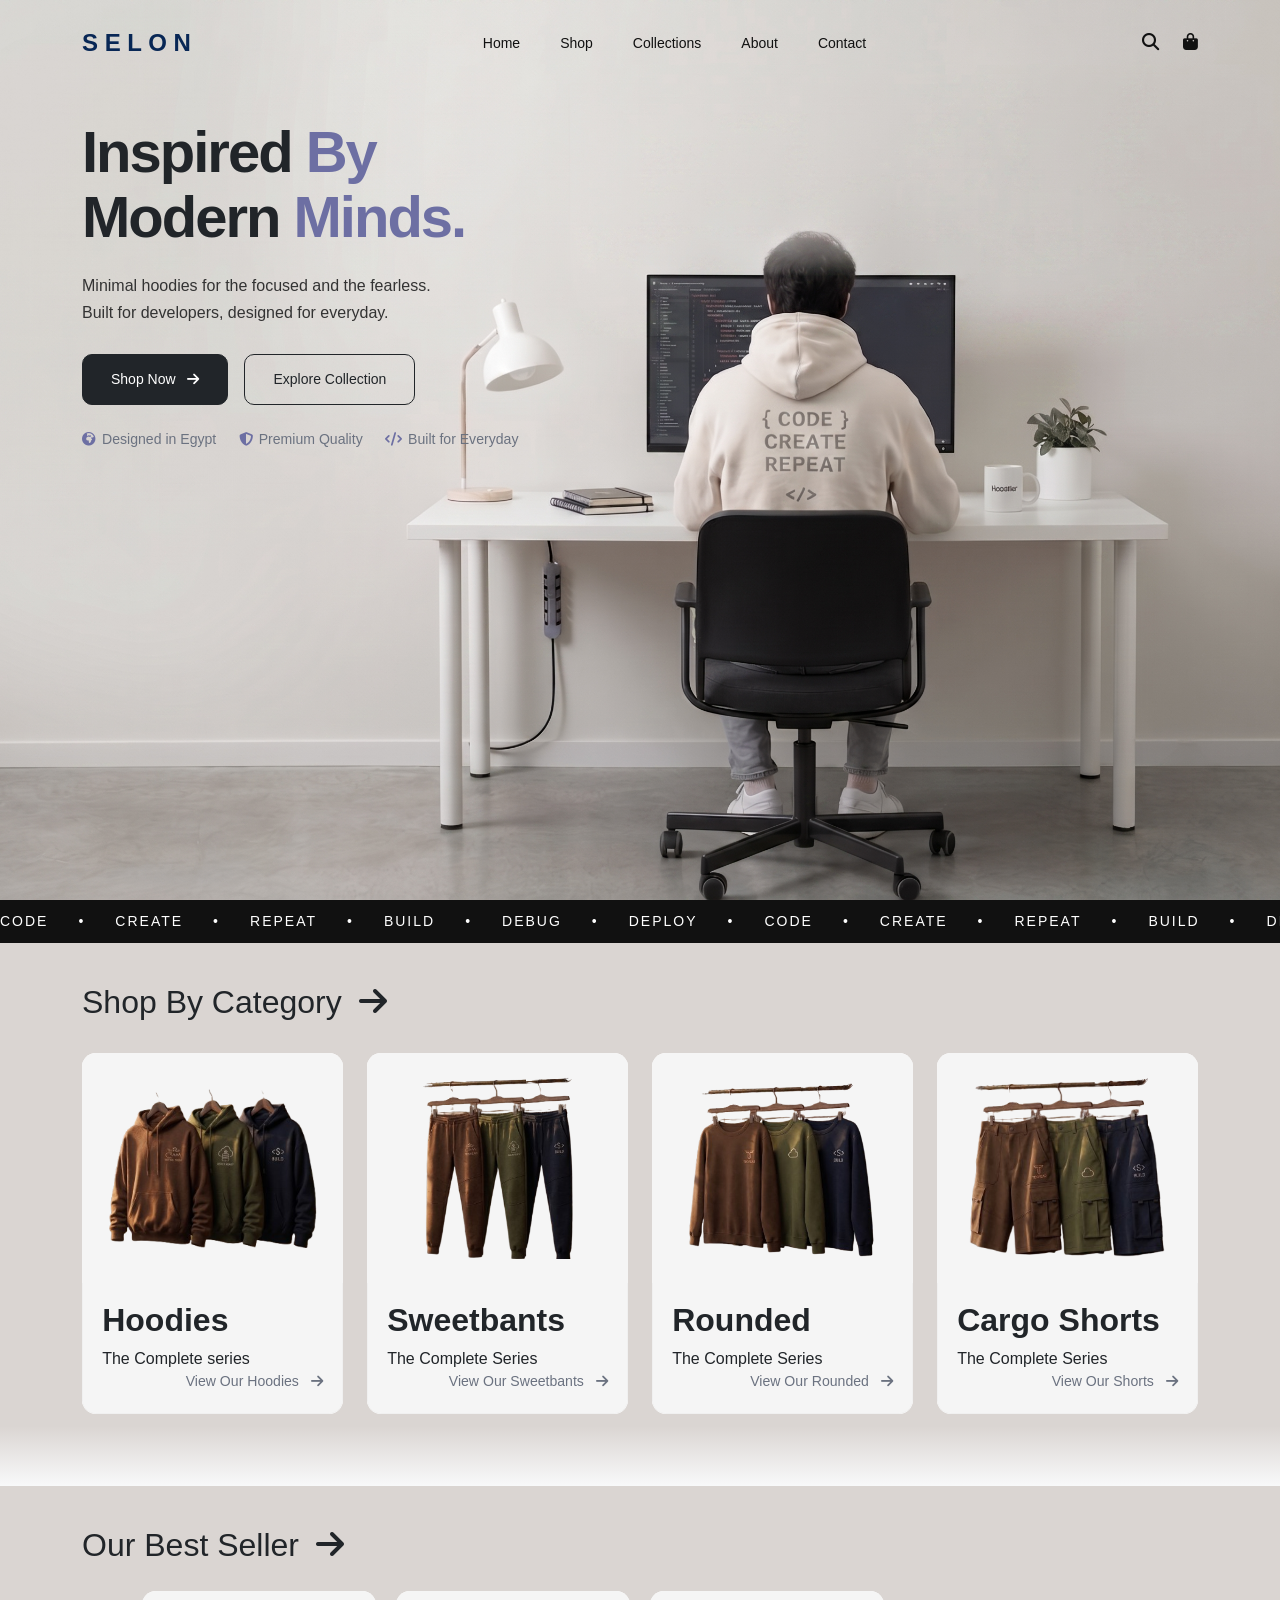
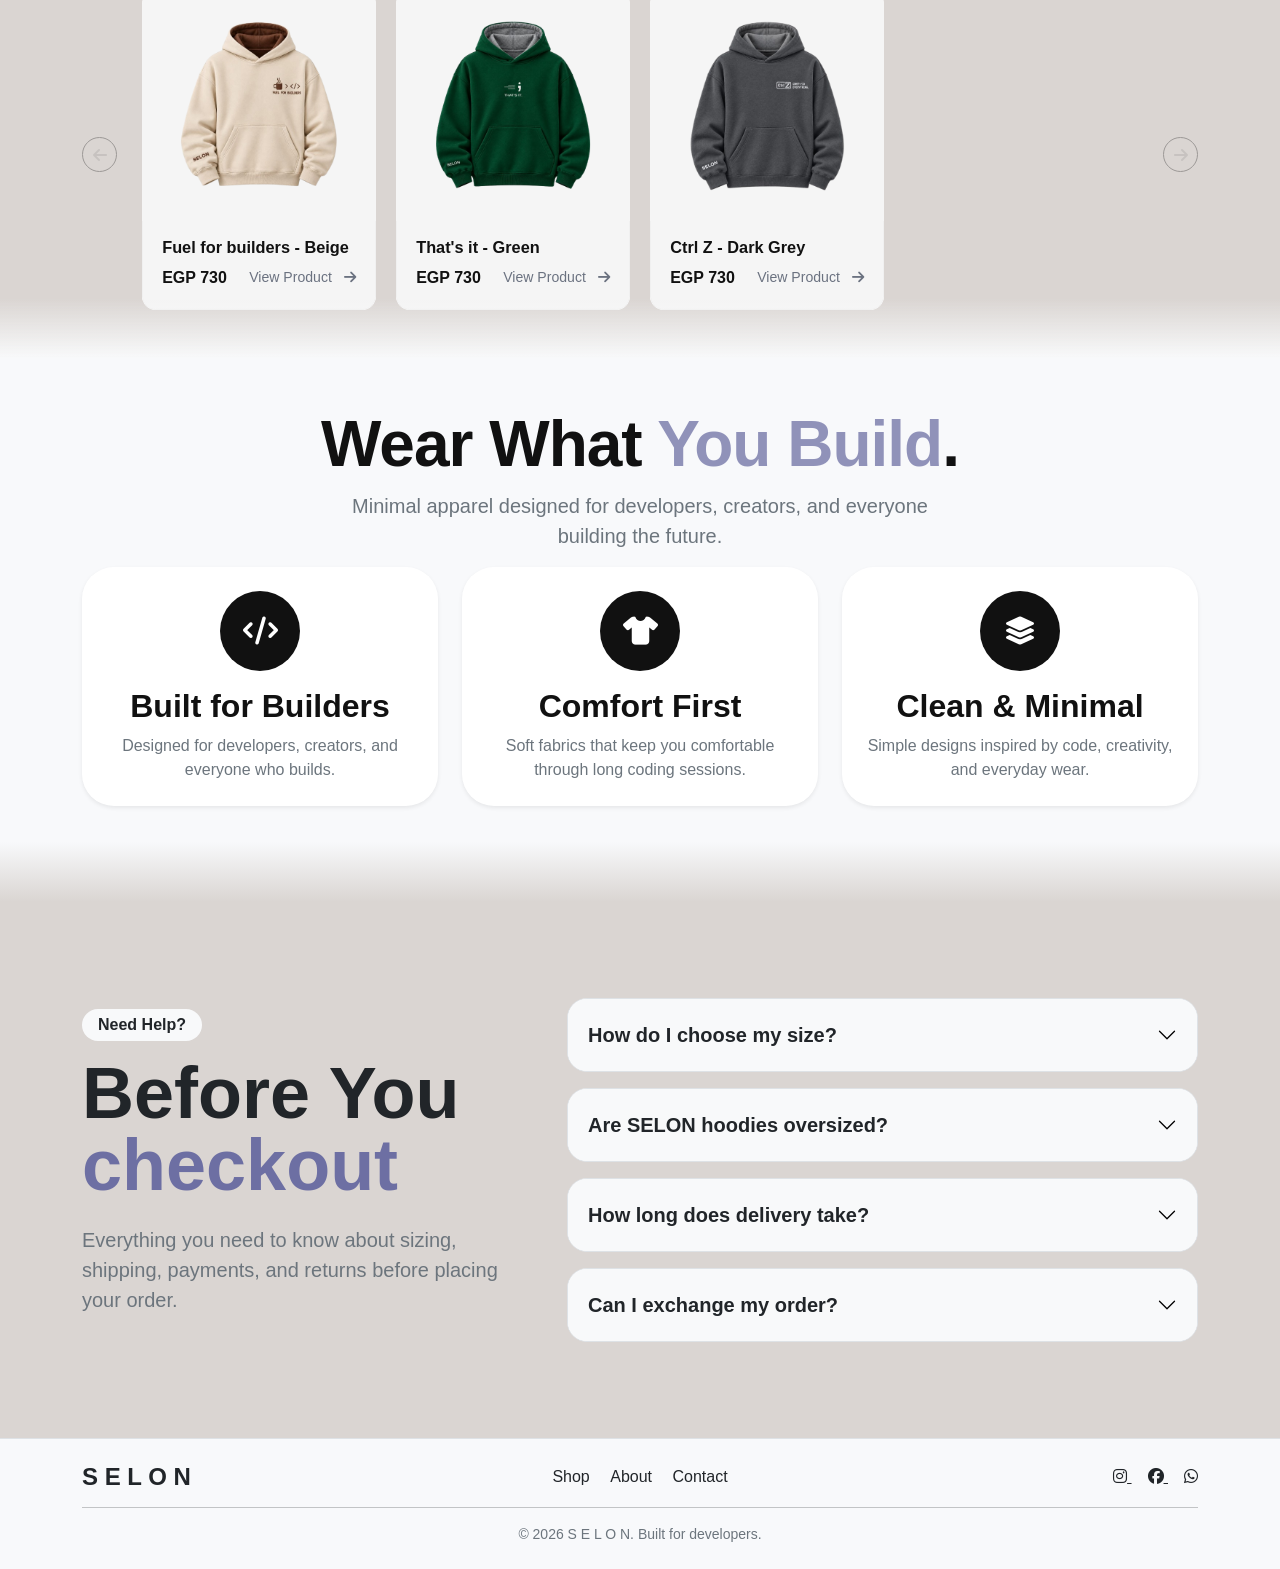
<file: index.html>
<!DOCTYPE html>
<html lang="en">

<head>
    <meta charset="UTF-8">
    <meta name="viewport" content="width=device-width, initial-scale=1.0">
    <title>S E L O N</title>
    <link rel="icon" href="Images/Selon-logo.webp" type="image/jpeg">
    <link href="https://cdn.jsdelivr.net/npm/bootstrap@5.3.8/dist/css/bootstrap.min.css" rel="stylesheet"
        integrity="sha384-sRIl4kxILFvY47J16cr9ZwB07vP4J8+LH7qKQnuqkuIAvNWLzeN8tE5YBujZqJLB" crossorigin="anonymous">
    <link rel="stylesheet" href="https://unpkg.com/aos@2.3.4/dist/aos.css">
    <link rel="stylesheet" href="https://cdnjs.cloudflare.com/ajax/libs/font-awesome/6.5.0/css/all.min.css">
    <link rel="stylesheet" href="Style.css">
</head>

<body>
    <div id="splash">

        <div class="loader">

            <div class="spinner"></div>

            <div class="logo-frame">
                <img src="Images/Selon-logo-removebg-preview.webp" class="logo-img" alt="SELON Logo">
            </div>
        </div>
        <p class="loading-text">SELON</p>
    </div>

    <nav class="navbar navbar-expand-lg fixed-top">
        <div class="container">

            <!-- Logo -->
            <a class="navbar-brand fw-semibold fs-4" href="index.html">
                S E L O N
            </a>


            <!-- Mobile Button -->
            <button class="navbar-toggler border-0 shadow-none" type="button" data-bs-toggle="collapse"
                data-bs-target="#navbarNav">

                <i class="fa-solid fa-bars"></i>
            </button>


            <!-- Links -->
            <div class="collapse navbar-collapse" id="navbarNav">

                <ul class="navbar-nav mx-auto gap-lg-4">

                    <li class="nav-item">
                        <a class="nav-link" href="index.html">
                            Home
                        </a>
                    </li>

                    <li class="nav-item">
                        <a class="nav-link" href="pages/allhoddies.html">
                            Shop
                        </a>
                    </li>

                    <li class="nav-item">
                        <a class="nav-link" href="#shop-bycategory">
                            Collections
                        </a>
                    </li>

                    <li class="nav-item">
                        <a class="nav-link" href="">
                            About
                        </a>
                    </li>

                    <li class="nav-item">
                        <a class="nav-link" href="#footer">
                            Contact
                        </a>
                    </li>

                </ul>


                <!-- Icons -->
                <div class="nav-icons d-flex align-items-center gap-4">

                    <div class="search-wrapper">
                        <input type="text" class="search-input" id="searchInput" placeholder="Search...">
                        <a href="#" class="search-icon">
                            <i class="fa-solid fa-magnifying-glass"></i>
                        </a>

                        <div class="search-results" id="searchResults"></div>
                    </div>


                    <a href="#" data-bs-toggle="offcanvas" data-bs-target="#cartCanvas">
                        <i class="fa-solid fa-bag-shopping"></i>
                    </a>

                </div>

            </div>

        </div>
    </nav>
    <div class="offcanvas offcanvas-end" tabindex="-1" id="cartCanvas">

        <div class="offcanvas-header">
            <h5 class="offcanvas-title">SHOPPING CART</h5>
            <button type="button" class="btn-close" data-bs-dismiss="offcanvas"></button>
        </div>

        <div class="offcanvas-body">
            <div id="taskcontainer"></div>
        </div>

    </div>
    <section class="hero" id="home">

        <div class="container h-100">
            <div class="row align-items-center h-100">

                <div class="col-lg-5">

                    <div class="hero-content " data-aos="fade-right" data-aos-delay="800">

                        <h1>
                            Inspired <span>By</span>
                            <br>
                            Modern <span>Minds.</span>
                        </h1>

                        <p>
                            Minimal hoodies for the focused and the fearless.
                            <br>
                            Built for developers, designed for everyday.
                        </p>

                        <div class="hero-buttons d-flex gap-3">

                            <a href="pages/allhoddies.html" class="btn btn-dark hero-btn">
                                Shop Now
                                <i class="fa-solid fa-arrow-right ms-2"></i>
                            </a>

                            <a href="#shop-bycategory" class="btn btn-outline-dark hero-btn">
                                Explore Collection
                            </a>

                        </div>
                        <div class="hero-badges mt-4">
                            <span>
                                <i class="fa-solid fa-earth-africa"></i>
                                Designed in Egypt
                            </span>
                            <span>
                                <i class="fa-solid fa-shield-halved"></i>
                                Premium Quality
                            </span>
                            <span>
                                <i class="fa-solid fa-code"></i>
                                Built for Everyday
                            </span>
                        </div>
                    </div>

                </div>

            </div>
        </div>
    </section>
    <section class="moving-bar">

        <div class="moving-track">

            <div class="moving-content">
                <span>CODE</span>
                <span>•</span>
                <span>CREATE</span>
                <span>•</span>
                <span>REPEAT</span>
                <span>•</span>
                <span>BUILD</span>
                <span>•</span>
                <span>DEBUG</span>
                <span>•</span>
                <span>DEPLOY</span>
                <span>•</span>
            </div>

            <div class="moving-content">
                <span>CODE</span>
                <span>•</span>
                <span>CREATE</span>
                <span>•</span>
                <span>REPEAT</span>
                <span>•</span>
                <span>BUILD</span>
                <span>•</span>
                <span>DEBUG</span>
                <span>•</span>
                <span>DEPLOY</span>
                <span>•</span>
            </div>
            <div class="moving-content">
                <span>CODE</span>
                <span>•</span>
                <span>CREATE</span>
                <span>•</span>
                <span>REPEAT</span>
                <span>•</span>
                <span>BUILD</span>
                <span>•</span>
                <span>DEBUG</span>
                <span>•</span>
                <span>DEPLOY</span>
                <span>•</span>
            </div>
            <div class="moving-content">
                <span>CODE</span>
                <span>•</span>
                <span>CREATE</span>
                <span>•</span>
                <span>REPEAT</span>
                <span>•</span>
                <span>BUILD</span>
                <span>•</span>
                <span>DEBUG</span>
                <span>•</span>
                <span>DEPLOY</span>
                <span>•</span>
            </div>
        </div>

    </section>
    <section class="section-top py-4 mt-3" id="shop-bycategory">
        <div class="container">
            <div class="row">
                <h2 data-aos="fade-up">Shop By Category <i class="fa-solid fa-arrow-right ms-2"></i>
                </h2>
                <div class="col-lg-3 col-md-6 mt-4 mb-5">
                    <div class="category-card" data-aos="fade-up" data-aos-delay="50">
                        <div class="card h-100 w-100">
                            <img src="Images/Hoodies-card.webp" class="card-img-top" alt="Ctrl Z Hoodie">
                            <div class="card-body">
                                <h2 class="fw-bold">Hoodies</h2>
                                <span class="">The Complete series</span>
                                <div class="d-flex justify-content-between align-items-center">
                                    <h4 class="fw-bold"></h4>
                                    <a href="pages/allhoddies.html" class="text-decoration-none">
                                        View Our Hoodies
                                        <i class="fa-solid fa-arrow-right ms-2"></i>
                                    </a>
                                </div>
                            </div>
                        </div>
                    </div>
                </div>

                <div class="col-lg-3 col-md-6 mt-4 mb-5">
                    <div class="category-card" data-aos="fade-up" data-aos-delay="100">
                        <div class="card h-100 w-100">
                            <img src="Images/Pants-card.webp" class="card-img-top" alt="Ctrl Z Hoodie">
                            <div class="card-body">
                                <h2 class=" fw-bold">Sweetbants</h2>
                                <span>The Complete Series</span>
                                <div class="d-flex justify-content-between align-items-center">
                                    <h4 class="fw-bold"></h4>
                                    <a href="pages/sweetbants.html" class="text-decoration-none">
                                        View Our Sweetbants
                                        <i class="fa-solid fa-arrow-right ms-2"></i>
                                    </a>
                                </div>
                            </div>
                        </div>
                    </div>
                </div>
                <div class="col-lg-3 col-md-6 mt-4 mb-5">
                    <div class="category-card" data-aos="fade-up" data-aos-delay="150">
                        <div class="card h-100 w-100">
                            <img src="Images/rounded-card.webp" class="card-img-top" alt="Ctrl Z Hoodie">
                            <div class="card-body">
                                <h2 class=" fw-bold">Rounded</h2>
                                <span>The Complete Series</span>
                                <div class="d-flex justify-content-between align-items-center">
                                    <h4 class="fw-bold"></h4>
                                    <a href="pages/rounded.html" class="text-decoration-none">
                                        View Our Rounded
                                        <i class="fa-solid fa-arrow-right ms-2"></i>
                                    </a>
                                </div>
                            </div>
                        </div>
                    </div>
                </div>
                <div class="col-lg-3 col-md-6 mt-4 mb-5">
                    <div class="category-card" data-aos="fade-up" data-aos-delay="150">
                        <div class="card h-100 w-100">
                            <img src="Images/Cargo-cards.webp" class="card-img-top" alt="Ctrl Z Hoodie">
                            <div class="card-body">
                                <h2 class=" fw-bold">Cargo Shorts</h2>
                                <span>The Complete Series</span>
                                <div class="d-flex justify-content-between align-items-center">
                                    <h4 class="fw-bold"></h4>
                                    <a href="pages/cargoshorts.html" class="text-decoration-none">
                                        View Our Shorts
                                        <i class="fa-solid fa-arrow-right ms-2"></i>
                                    </a>
                                </div>
                            </div>
                        </div>
                    </div>
                </div>
            </div>
        </div>
    </section>
    <section class="categories section-top py-4 mt-3" data-aos="fade-up">
        <div class="container">

            <div class="best-seller-header">
                <h2>
                    Our Best Seller
                    <i class="fa-solid fa-arrow-right ms-2"></i>
                </h2>
            </div>

            <div class="best-seller-carousel">

                <!-- Left Arrow -->
                <button class="best-seller-arrow" id="bestSellerPrev">
                    <i class="fa-solid fa-arrow-left"></i>
                </button>


                <!-- Cards -->
                <div class="best-seller-wrapper pt-3 pb-4">
                    <div class="best-seller-track" id="bestSellerTrack">

                        <!-- Card 1 -->
                        <div class="best-seller-card">
                            <div class="category-card">
                                <div class="card h-100 w-100">
                                    <img src="Images/Fuelfordevelopers-hoodie.png" class="card-img-top"
                                        alt="Brown Hoodie">

                                    <div class="card-body">
                                        <h5 class="card-title">Fuel for builders - Beige</h5>

                                        <div class="d-flex justify-content-between align-items-center">
                                            <h6 class="fw-bold mb-0">EGP 730</h6>

                                            <a href="pages/fuelforbuilders-brown.html" class="text-decoration-none">
                                                View Product
                                                <i class="fa-solid fa-arrow-right ms-2"></i>
                                            </a>
                                        </div>
                                    </div>
                                </div>
                            </div>
                        </div>


                      

                        <!-- Card 3 -->
                        <div class="best-seller-card">
                            <div class="category-card">
                                <div class="card h-100 w-100">
                                    <img src="Images/Thats it. Hoodie green.png" class="card-img-top" alt="Ctrl Z Hoodie">

                                    <div class="card-body">
                                        <h5 class="card-title">That's it - Green</h5>

                                        <div class="d-flex justify-content-between align-items-center">
                                            <h6 class="fw-bold mb-0">EGP 730</h6>

                                            <a href="pages/thatsit-navi.html" class="text-decoration-none">
                                                View Product
                                                <i class="fa-solid fa-arrow-right ms-2"></i>
                                            </a>
                                        </div>
                                    </div>
                                </div>
                            </div>
                        </div>



                        <!-- Card 5 -->
                        <div class="best-seller-card">
                            <div class="category-card">
                                <div class="card h-100 w-100">
                                    <img src="Images/CntlZ Hoodie.png" class="card-img-top" alt="New Hoodie">

                                    <div class="card-body">
                                        <h5 class="card-title">Ctrl Z - Dark Grey</h5>

                                        <div class="d-flex justify-content-between align-items-center">
                                            <h6 class="fw-bold mb-0">EGP 730</h6>

                                            <a href="pages/ctrlz-blue.html" class="text-decoration-none">
                                                View Product
                                                <i class="fa-solid fa-arrow-right ms-2"></i>
                                            </a>
                                        </div>
                                    </div>
                                </div>
                            </div>
                        </div>

                    </div>
                </div>


                <!-- Right Arrow -->
                <button class="best-seller-arrow" id="bestSellerNext">
                    <i class="fa-solid fa-arrow-right"></i>
                </button>

            </div>

        </div>
    </section>
    <section class="py-5 why-section section-bottom">

        <div class="container mb-5">

            <div class="text-center">

                <h2 class="display-3 fw-semibold" data-aos="fade-up">
                    Wear What <span>You Build</span>.
                </h2>

                <p class="lead text-secondary mx-auto" data-aos="fade-up">
                    Minimal apparel designed for developers, creators, and everyone building the future.
                </p>

            </div>

            <div class="row g-4">

                <!-- Card 1 -->
                <div class="col-lg-4" data-aos="fade-up">

                    <div class="card border-0 rounded-5 text-center h-100 p-4 shadow-sm">

                        <div class="icon-circle mx-auto mb-3">
                            <i class="fa-solid fa-code"></i>

                        </div>

                        <h3 class="fw-semibold fs-2">
                            Built for Builders
                        </h3>

                        <p class="text-secondary mb-0">
                            Designed for developers, creators, and everyone who builds.
                        </p>

                    </div>

                </div>

                <!-- Card 2 -->
                <div class="col-lg-4" data-aos="fade-up">

                    <div class="card border-0 rounded-5 text-center h-100 p-4 shadow-sm">

                        <div class="icon-circle mx-auto mb-3">
                            <i class="fa-solid fa-shirt"></i>
                        </div>

                        <h3 class="fw-semibold fs-2">
                            Comfort First
                        </h3>

                        <p class="text-secondary mb-0">
                            Soft fabrics that keep you comfortable through long coding sessions.
                        </p>

                    </div>

                </div>

                <!-- Card 3 -->
                <div class="col-lg-4" data-aos="fade-up">

                    <div class="card border-0 rounded-5 text-center h-100 p-4 shadow-sm">

                        <div class="icon-circle mx-auto mb-3">
                            <i class="fa-solid fa-layer-group"></i>
                        </div>

                        <h3 class="fw-semibold fs-2">
                            Clean & Minimal
                        </h3>

                        <p class="text-secondary mb-0">
                            Simple designs inspired by code, creativity, and everyday wear.
                        </p>

                    </div>

                </div>

            </div>

        </div>

    </section>
    <section class="container my-5 py-5">

        <div class="row align-items-center g-5">

            <!-- Left Side -->
            <div class="col-lg-5 questions " data-aos="fade-right">

                <span class="badge rounded-pill text-dark bg-light px-3 py-2 fs-6 mb-3">
                    Need Help?
                </span>

                <h2 class="display-2 fw-bold lh-1 mb-4">
                    Before You <br> <span>checkout</span>
                </h2>

                <p class="text-secondary fs-5">
                    Everything you need to know about sizing, shipping,
                    payments, and returns before placing your order.
                </p>

            </div>

            <!-- Right Side -->
            <div class="col-lg-7">

                <div class="accordion accordion-flush" id="faq" data-aos="fade-left">

                    <div class="accordion-item rounded-4 overflow-hidden mb-3 border">
                        <h2 class="accordion-header">
                            <button class="accordion-button collapsed fw-semibold fs-5 py-4" data-bs-toggle="collapse"
                                data-bs-target="#one">

                                How do I choose my size?

                            </button>
                        </h2>

                        <div id="one" class="accordion-collapse collapse" data-bs-parent="#faq">

                            <div class="accordion-body text-secondary">
                                Check our size guide to find the perfect fit for you.
                            </div>

                        </div>
                    </div>


                    <div class="accordion-item rounded-4 overflow-hidden mb-3 border">
                        <h2 class="accordion-header">
                            <button class="accordion-button collapsed fw-semibold fs-5 py-4" data-bs-toggle="collapse"
                                data-bs-target="#two">

                                Are SELON hoodies oversized?

                            </button>
                        </h2>

                        <div id="two" class="accordion-collapse collapse" data-bs-parent="#faq">

                            <div class="accordion-body text-secondary">
                                Yes. They are designed with a relaxed oversized fit.
                            </div>

                        </div>
                    </div>


                    <div class="accordion-item rounded-4 overflow-hidden mb-3 border">
                        <h2 class="accordion-header">
                            <button class="accordion-button collapsed fw-semibold fs-5 py-4" data-bs-toggle="collapse"
                                data-bs-target="#three">

                                How long does delivery take?

                            </button>
                        </h2>

                        <div id="three" class="accordion-collapse collapse" data-bs-parent="#faq">

                            <div class="accordion-body text-secondary">
                                Delivery usually takes 2–5 business days.
                            </div>

                        </div>
                    </div>


                    <div class="accordion-item rounded-4 overflow-hidden border">
                        <h2 class="accordion-header">
                            <button class="accordion-button collapsed fw-semibold fs-5 py-4" data-bs-toggle="collapse"
                                data-bs-target="#four">

                                Can I exchange my order?

                            </button>
                        </h2>

                        <div id="four" class="accordion-collapse collapse" data-bs-parent="#faq">

                            <div class="accordion-body text-secondary">
                                Yes, exchanges are available within 14 days.
                            </div>

                        </div>
                    </div>

                </div>

            </div>

        </div>

    </section>


    <footer class="border-top bg-foot py-4 mt-5" id="footer">
        <div class="container">

            <div class="row align-items-center">

                <div class="col-md-4 text-center text-md-start mb-3 mb-md-0">
                    <h4 class="fw-bold m-0">S E L O N</h4>
                </div>

                <div class="col-md-4 text-center mb-3 mb-md-0">

                    <a href="pages/allhoddies.html" class="text-dark text-decoration-none mx-2">Shop</a>

                    <a href="#" class="text-dark text-decoration-none mx-2">About</a>

                    <a href="#footer" class="text-dark text-decoration-none mx-2">Contact</a>

                </div>

                <div class="col-md-4 text-center text-md-end">

                    <a href="https://www.instagram.com/selon.eg?igsi=ajBoNTrZ241bjEx" class="text-dark me-3">
                        <i class="fa-brands fa-instagram"></i>
                    </a>

                    <a href="https://www.facebook.com/share/1DbDQd2e8f/" class="text-dark me-3">
                        <i class="fa-brands fa-facebook"></i>
                    </a>

                    <a href="https://wa.me/201128844504" class="text-dark">
                        <i class="fa-brands fa-whatsapp"></i>
                    </a>

                </div>

            </div>

            <hr>

            <p class="text-center text-secondary small mb-0">
                © 2026 S E L O N. Built for developers.
            </p>

        </div>
    </footer>
    <script src="https://unpkg.com/aos@2.3.4/dist/aos.js"></script>

    <script>
        AOS.init({
            duration: 1000,
            once: true
        });
    </script>

    <script src="cart.js"></script>
    <script src="search.js"></script>
    <script src="carousel.js"></script>
    <script src="splash.js"></script>
    <script src="nav.js"></script>
    <script src="https://cdn.jsdelivr.net/npm/bootstrap@5.3.8/dist/js/bootstrap.bundle.min.js"
        integrity="sha384-FKyoEForCGlyvwx9Hj09JcYn3nv7wiPVlz7YYwJrWVcXK/BmnVDxM+D2scQbITxI"
        crossorigin="anonymous"></script>
</body>

</html>
</file>
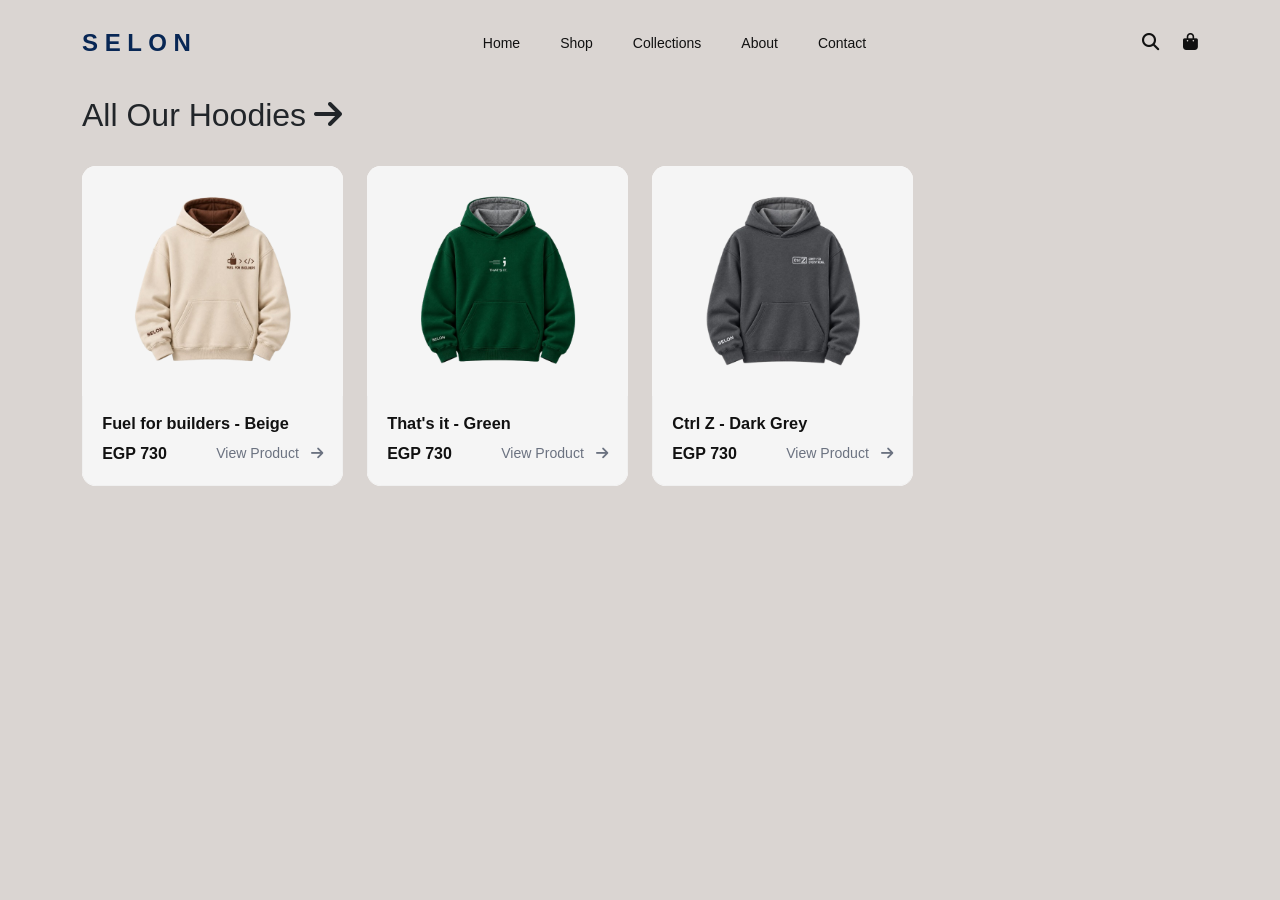
<file: pages/allhoddies.html>
<!DOCTYPE html>
<html lang="en">

<head>
    <meta charset="UTF-8">
    <meta name="viewport" content="width=device-width, initial-scale=1.0">
    <title>S E L O N</title>
    <link rel="icon" href="../Images/Selon-logo.webp" type="image/jpeg">
    <link href="https://cdn.jsdelivr.net/npm/bootstrap@5.3.8/dist/css/bootstrap.min.css" rel="stylesheet"
        integrity="sha384-sRIl4kxILFvY47J16cr9ZwB07vP4J8+LH7qKQnuqkuIAvNWLzeN8tE5YBujZqJLB" crossorigin="anonymous">
    <link rel="stylesheet" href="https://unpkg.com/aos@2.3.4/dist/aos.css">
    <link rel="stylesheet" href="https://cdnjs.cloudflare.com/ajax/libs/font-awesome/6.5.0/css/all.min.css">
    <link rel="stylesheet" href="../Style.css">
</head>

<body>
    <div id="splash">

        <div class="loader">

            <div class="spinner"></div>

            <div class="logo-frame">
                <img src="../Images/Selon-logo-removebg-preview.webp" class="logo-img" alt="SELON Logo">
            </div>
        </div>
        <p class="loading-text">SELON</p>
    </div>

    <nav class="navbar navbar-expand-lg fixed-top">
        <div class="container">

            <!-- Logo -->
            <a class="navbar-brand fw-semibold fs-4" href="../index.html">
                S E L O N
            </a>


            <!-- Mobile Button -->
            <button class="navbar-toggler border-0 shadow-none" type="button" data-bs-toggle="collapse"
                data-bs-target="#navbarNav">

                <i class="fa-solid fa-bars"></i>
            </button>


            <!-- Links -->
            <div class="collapse navbar-collapse" id="navbarNav">

                <ul class="navbar-nav mx-auto gap-lg-4">

                    <li class="nav-item">
                        <a class="nav-link" href="../index.html">
                            Home
                        </a>
                    </li>

                    <li class="nav-item">
                        <a class="nav-link" href="allhoddies.html">
                            Shop
                        </a>
                    </li>

                    <li class="nav-item">
                        <a class="nav-link" href="#shop-bycategory">
                            Collections
                        </a>
                    </li>

                    <li class="nav-item">
                        <a class="nav-link" href="#about">
                            About
                        </a>
                    </li>

                    <li class="nav-item">
                        <a class="nav-link" href="#footer">
                            Contact
                        </a>
                    </li>

                </ul>


                <!-- Icons -->
                <div class="nav-icons d-flex align-items-center gap-4">

                    <a href="#">
                        <i class="fa-solid fa-magnifying-glass"></i>
                    </a>



                    <a href="#">
                        <i class="fa-solid fa-bag-shopping"></i>
                    </a>

                </div>

            </div>

        </div>
    </nav>
    <section class="py-5 mt-5">
        <div class="container">
            <div class="row">
                <h2>All Our Hoodies<i class="fa-solid fa-arrow-right ms-2"></i>
                </h2>
                <div class="col-lg-3 col-md-6 mt-4 mb-5">
                    <div class="category-card" data-aos="fade-up" data-aos-delay="800">
                        <div class="card h-100 w-100">
                            <img src="../Images/Fuelfordevelopers-hoodie.png" class="card-img-top" alt="Brown Hoodie">

                            <div class="card-body">
                                <h5 class="card-title">Fuel for builders - Beige</h5>

                                <div class="d-flex justify-content-between align-items-center">
                                    <h6 class="fw-bold mb-0">EGP 730</h6>

                                    <a href="fuelforbuilders-brown.html" class="text-decoration-none">
                                        View Product
                                        <i class="fa-solid fa-arrow-right ms-2"></i>
                                    </a>
                                </div>
                            </div>
                        </div>
                    </div>
                </div>

                <div class="col-lg-3 col-md-6 mt-4">
                    <div class="category-card" data-aos="fade-up" data-aos-delay="800">
                        <div class="card h-100 w-100">
                            <img src="../Images/Thats it. Hoodie green.png" class="card-img-top" alt="Build Hoodie">

                            <div class="card-body">
                                <h5 class="card-title">That's it - Green</h5>

                                <div class="d-flex justify-content-between align-items-center">
                                    <h6 class="fw-bold mb-0">EGP 730</h6>

                                    <a href="ctrlz-olive.html" class="text-decoration-none">
                                        View Product
                                        <i class="fa-solid fa-arrow-right ms-2"></i>
                                    </a>
                                </div>
                            </div>
                        </div>
                    </div>
                </div>
                <div class="col-lg-3 col-md-6 mt-4">
                    <div class="category-card" data-aos="fade-up" data-aos-delay="800">
                        <div class="card h-100 w-100">
                            <img src="../Images/CntlZ Hoodie.png" class="card-img-top" alt="Ctrl Z Hoodie">

                            <div class="card-body">
                                <h5 class="card-title">Ctrl Z - Dark Grey</h5>

                                <div class="d-flex justify-content-between align-items-center">
                                    <h6 class="fw-bold mb-0">EGP 730</h6>

                                    <a href="thatsit-navi.html" class="text-decoration-none">
                                        View Product
                                        <i class="fa-solid fa-arrow-right ms-2"></i>
                                    </a>
                                </div>
                            </div>
                        </div>
                    </div>
                </div>
            </div>
        </div>
        </div>
        </div>
        </div>
        </div>
    </section>
    <script src="https://unpkg.com/aos@2.3.4/dist/aos.js"></script>

    <script>
        AOS.init({
            duration: 1000,
            once: true
        });
    </script>
    <script src="../cart.js"></script>
    <script src="../search.js"></script>
    <script src="../splash.js"></script>
    <script src="../nav.js"></script>
    <script src="https://cdn.jsdelivr.net/npm/bootstrap@5.3.8/dist/js/bootstrap.bundle.min.js"
        integrity="sha384-FKyoEForCGlyvwx9Hj09JcYn3nv7wiPVlz7YYwJrWVcXK/BmnVDxM+D2scQbITxI"
        crossorigin="anonymous"></script>
</body>

</html>
</file>
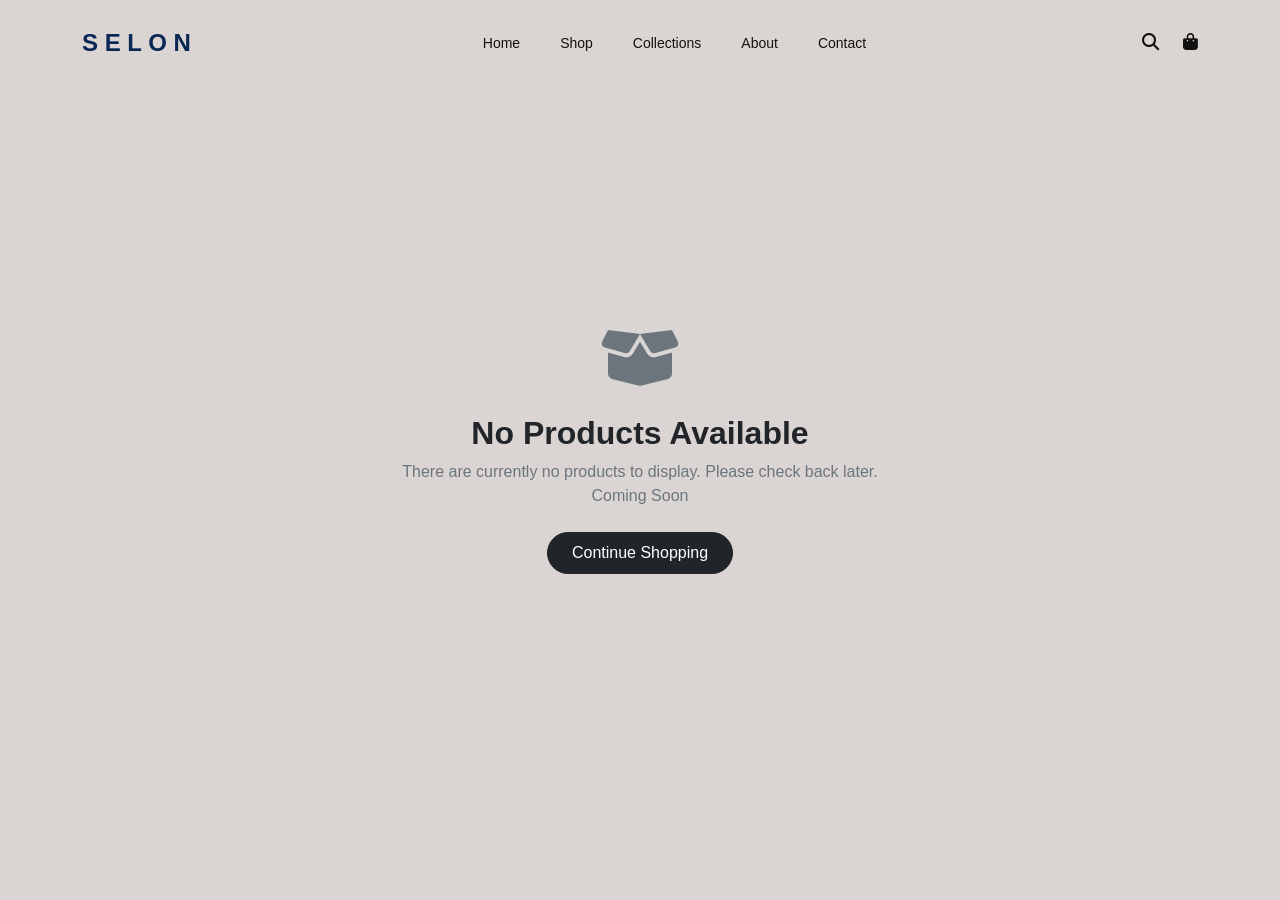
<file: pages/cargoshorts.html>
<!DOCTYPE html>
<html lang="en">

<head>
    <meta charset="UTF-8">
    <meta name="viewport" content="width=device-width, initial-scale=1.0">
    <title>S E L O N</title>
    <link rel="icon" href="../Images/Selon-logo.webp" type="image/jpeg">
    <link href="https://cdn.jsdelivr.net/npm/bootstrap@5.3.8/dist/css/bootstrap.min.css" rel="stylesheet"
        integrity="sha384-sRIl4kxILFvY47J16cr9ZwB07vP4J8+LH7qKQnuqkuIAvNWLzeN8tE5YBujZqJLB" crossorigin="anonymous">
    <link rel="stylesheet" href="https://unpkg.com/aos@2.3.4/dist/aos.css">
    <link rel="stylesheet" href="https://cdnjs.cloudflare.com/ajax/libs/font-awesome/6.5.0/css/all.min.css">
    <link rel="stylesheet" href="../Style.css">
</head>

<body>
    <div id="splash">

        <div class="loader">

            <div class="spinner"></div>

            <div class="logo-frame">
                <img src="../Images/Selon-logo-removebg-preview.webp" class="logo-img" alt="SELON Logo">
            </div>
        </div>
        <p class="loading-text">SELON</p>
    </div>

    <nav class="navbar navbar-expand-lg fixed-top">
        <div class="container">

            <!-- Logo -->
            <a class="navbar-brand fw-semibold fs-4" href="../index.html">
                S E L O N
            </a>


            <!-- Mobile Button -->
            <button class="navbar-toggler border-0 shadow-none" type="button" data-bs-toggle="collapse"
                data-bs-target="#navbarNav">

                <i class="fa-solid fa-bars"></i>
            </button>


            <!-- Links -->
            <div class="collapse navbar-collapse" id="navbarNav">

                <ul class="navbar-nav mx-auto gap-lg-4">

                    <li class="nav-item">
                        <a class="nav-link" href="../index.html">
                            Home
                        </a>
                    </li>

                    <li class="nav-item">
                        <a class="nav-link" href="allhoddies.html">
                            Shop
                        </a>
                    </li>

                    <li class="nav-item">
                        <a class="nav-link" href="#shop-bycategory">
                            Collections
                        </a>
                    </li>

                    <li class="nav-item">
                        <a class="nav-link" href="#about">
                            About
                        </a>
                    </li>

                    <li class="nav-item">
                        <a class="nav-link" href="#footer">
                            Contact
                        </a>
                    </li>

                </ul>


                <!-- Icons -->
                <div class="nav-icons d-flex align-items-center gap-4">

                    <a href="#">
                        <i class="fa-solid fa-magnifying-glass"></i>
                    </a>



                    <a href="#">
                        <i class="fa-solid fa-bag-shopping"></i>
                    </a>

                </div>

            </div>

        </div>
    </nav>
    <div class="container d-flex justify-content-center align-items-center min-vh-100">
        <div class="text-center">
            <i class="fa-solid fa-box-open fa-4x mb-4 text-secondary"></i>

            <h2 class="fw-bold mb-2">No Products Available</h2>

            <p class="text-secondary mb-4">
                There are currently no products to display.
                Please check back later.
                <br>
                Coming Soon

            </p>

            <a href="../index.html" class="btn btn-dark px-4 py-2 rounded-pill">
                Continue Shopping
            </a>
        </div>
    </div>
    <script src="https://unpkg.com/aos@2.3.4/dist/aos.js"></script>

    <script>
        AOS.init({
            duration: 1000,
            once: true
        });
    </script>
     <script src="../cart.js"></script>
    <script src="../search.js"></script>
    <script src="../splash.js"></script>
    <script src="../nav.js"></script>
    <script src="https://cdn.jsdelivr.net/npm/bootstrap@5.3.8/dist/js/bootstrap.bundle.min.js"
        integrity="sha384-FKyoEForCGlyvwx9Hj09JcYn3nv7wiPVlz7YYwJrWVcXK/BmnVDxM+D2scQbITxI"
        crossorigin="anonymous"></script>
</body>

</html>
</file>
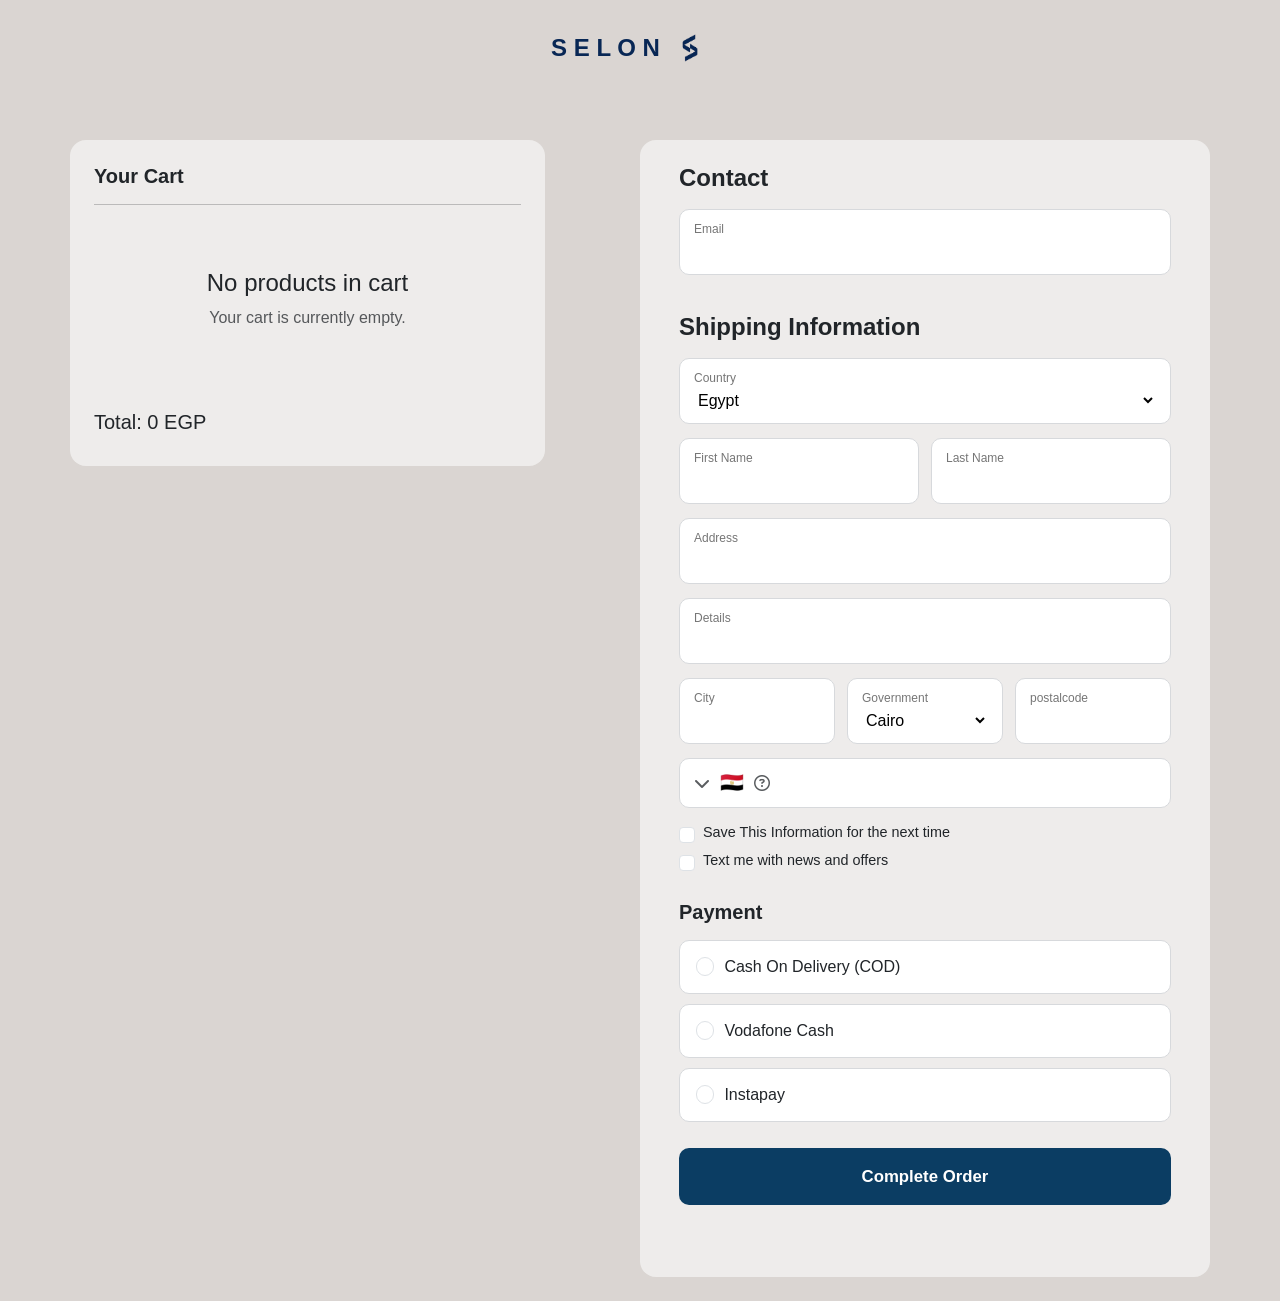
<file: pages/checkout.html>
<!DOCTYPE html>
<html lang="en">

<head>
    <meta charset="UTF-8">
    <meta name="viewport" content="width=device-width, initial-scale=1.0">
    <title>S E L O N</title>
    <link rel="icon" href="../Images/Selon-logo.webp" type="image/jpeg">
    <link href="https://cdn.jsdelivr.net/npm/bootstrap@5.3.8/dist/css/bootstrap.min.css" rel="stylesheet"
        integrity="sha384-sRIl4kxILFvY47J16cr9ZwB07vP4J8+LH7qKQnuqkuIAvNWLzeN8tE5YBujZqJLB" crossorigin="anonymous">
    <link rel="stylesheet" href="https://unpkg.com/aos@2.3.4/dist/aos.css">
    <link rel="stylesheet" href="https://cdnjs.cloudflare.com/ajax/libs/font-awesome/6.5.0/css/all.min.css">
    <link rel="stylesheet" href="../Style.css">
    <title>Document</title>
</head>

<body>


    <nav class="navbar navbar-expand-lg fixed-top">
        <div class="container d-flex justify-content-center">


            <a class="navbar-brand mb-0 d-flex align-items-center gap-2" href="../index.html">


                <span class="fw-semibold fs-4">
                    S E L O N
                </span>

                <img src="../Images/Selon-logo-removebg-preview.webp" alt="SELON Logo"
                    style="width: 45px; height: 45px; object-fit: contain;">

            </a>


            <!-- Mobile Button -->
            <button class="navbar-toggler border-0 shadow-none" type="button" data-bs-toggle="collapse"
                data-bs-target="#navbarNav">

                <i class="fa-solid fa-bars"></i>
            </button>


        </div>
    </nav>


    <div class="container checkout-row">
        <div class="row align-items-start justify-content-between">

            <div class="col-lg-5 bg-ls-co p-4 rounded-4 cart-column">
                <h5 class="fw-bold mb-3">Your Cart</h5>
                <hr>
                <div id="detailscontainer"></div>
                <h5 class="mt-3">Total: <span id="totalprice">0</span> EGP</h5>
            </div>

            <div class="col-lg-6 bg-ls-co p-4 rounded-4">
                <div class="checkout-wrap">

                    <!-- تواصل -->
                    <div class="d-flex justify-content-between align-items-center mb-3">
                        <h4 class="fw-bold mb-0">Contact</h4>
                    </div>

                    <div class="floating-box">
                        <label class="field-label">Email</label>
                        <input type="email" value="" id="email">
                    </div>

                    <br>
                    <div class="d-flex justify-content-between align-items-center mb-3">
                        <h4 class="fw-bold mb-0">Shipping Information</h4>
                    </div>
                    <div class="floating-box">
                        <label class="field-label">Country</label>
                        <select id="country">
                            <option selected>Egypt</option>
                        </select>
                    </div>

                    <div class="row-2">
                        <div class="floating-box">
                            <label class="field-label">First Name</label>
                            <input type="text" value="" id="lastname">
                        </div>
                        <div class="floating-box">
                            <label class="field-label">Last Name</label>
                            <input type="text" value="" id="firstname">
                        </div>
                    </div>

                    <div class="floating-box">
                        <label class="field-label">Address</label>
                        <input type="text" value="" id="address">
                    </div>

                    <div class="floating-box">
                        <label class="field-label">Details</label>
                        <input type="text" value="" id="details">
                    </div>

                    <div class="row-2">
                        <div class="floating-box">
                            <label class="field-label">City</label>
                            <input type="text" value="" id="city">
                        </div>
                        <div class="floating-box">
                            <label class="field-label">Government</label>
                            <select id="government">
                                <option selected>Assiut</option>
                                <option selected>Kafr Elshiekh</option>
                                <option selected>Al minia</option>
                                <option selected>Alexandria</option>
                                <option selected>Giza</option>
                                <option selected>Cairo</option>

                            </select>
                        </div>
                        <div class="floating-box">
                            <label class="field-label">postalcode</label>
                            <input type="number" value="" id="postalcode">
                        </div>
                    </div>

                    <div class="phone-box">
                        <i class="fa-solid fa-chevron-down text-muted"></i>
                        <span class="flag">🇪🇬</span>
                        <i class="fa-regular fa-circle-question text-muted"></i>
                        <input type="number" id="phone">
                    </div>

                    <div class="checkbox-line">
                        <input class="form-check-input" type="checkbox">

                        <label>Save This Information for the next time</label>
                    </div>
                    <div class="checkbox-line">
                        <input class="form-check-input" type="checkbox">
                        <label>Text me with news and offers</label>
                    </div>

                    <!-- الدفع -->
                    <h5 class="section-title">Payment</h5>

                    <div class="option-row ">
                        <div class="option-left">
                            <input class="form-check-input" type="radio" name="payment" value="Cash on Delivery">
                            <span>Cash On Delivery (COD)</span>
                        </div>
                    </div>

                    <div class="option-row">
                        <div class="option-left">
                            <input class="form-check-input" type="radio" name="payment" value="Vodafone Cash">
                            <span>Vodafone Cash</span>
                        </div>
                    </div>

                    <div class="option-row">
                        <div class="option-left">
                            <input class="form-check-input" type="radio" name="payment" value="Instapay">
                            <span>Instapay</span>
                        </div>
                    </div>

                    <button type="button" class="btn-complete mt-3 mb-5" id="completeOrder">Complete Order</button>

                </div>
            </div>
        </div>
        <br>
    </div>

    <div id="orderSuccessOverlay" class="order-success-overlay">
        <div class="order-success-box">
            <div class="success-icon">✅</div>
            <h2>"Your order has been successfully submitted for review"</h2>
            <p>we will contact you soon</p>
            <button id="closeSuccessOverlay">Continue Shopping</button>
        </div>
    </div>
    <script src="https://unpkg.com/aos@2.3.4/dist/aos.js"></script>

    <script>
        AOS.init({
            duration: 1000,
            once: true
        });
    </script>
    <script src="../checkout.js"></script>
    <script src="../cartdetails.js"></script>
    <script src="../nav.js"></script>
    <script src="https://cdn.jsdelivr.net/npm/bootstrap@5.3.8/dist/js/bootstrap.bundle.min.js"
        integrity="sha384-FKyoEForCGlyvwx9Hj09JcYn3nv7wiPVlz7YYwJrWVcXK/BmnVDxM+D2scQbITxI"
        crossorigin="anonymous"></script>
</body>

</html>
</file>
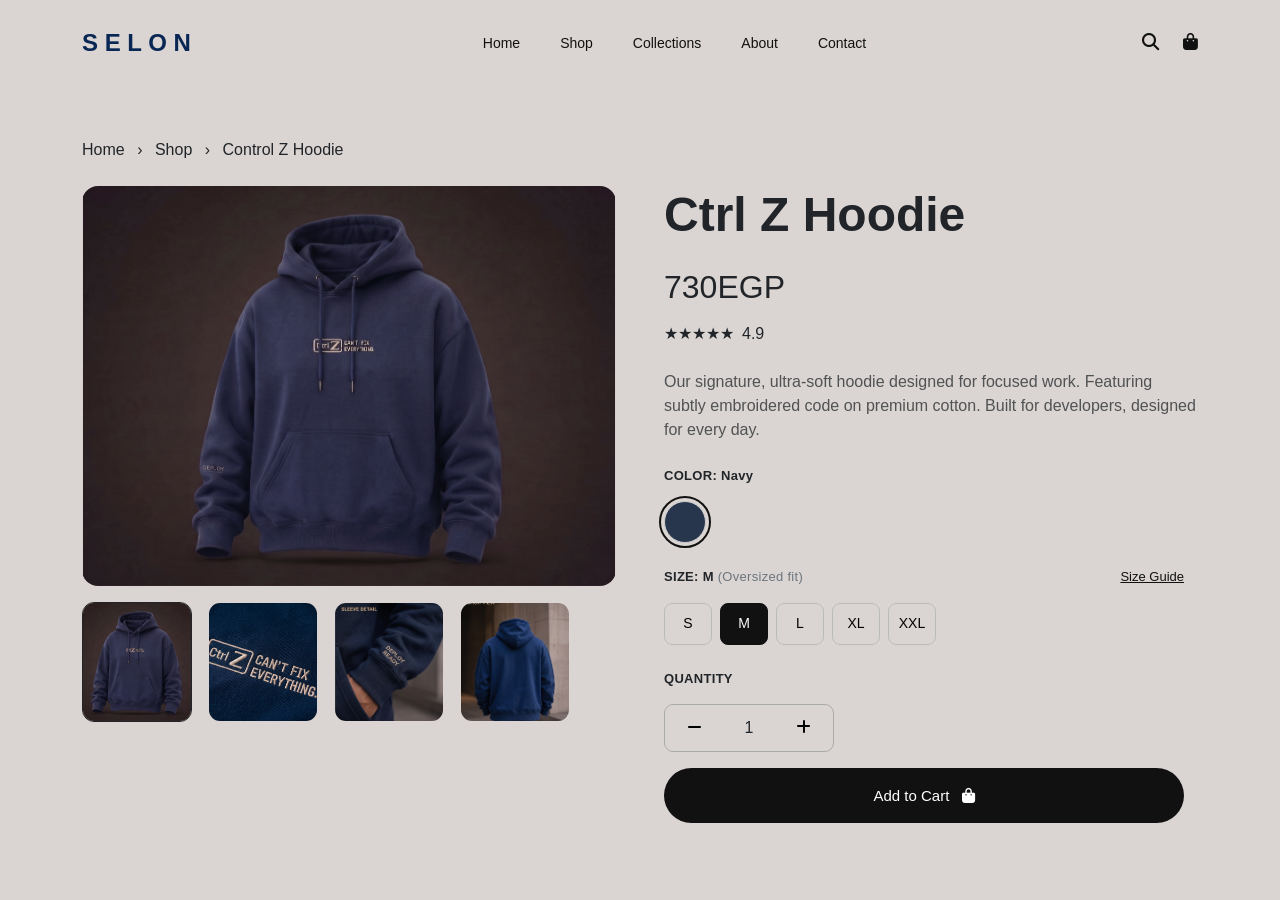
<file: pages/ctrlz-blue.html>
<!DOCTYPE html>
<html lang="en">

<head>
    <meta charset="UTF-8">
    <meta name="viewport" content="width=device-width, initial-scale=1.0">
    <title>S E L O N</title>
    <link rel="icon" href="../Images/Selon-logo-removebg-preview.webp" type="image/jpeg">
    <link href="https://cdn.jsdelivr.net/npm/bootstrap@5.3.8/dist/css/bootstrap.min.css" rel="stylesheet"
        integrity="sha384-sRIl4kxILFvY47J16cr9ZwB07vP4J8+LH7qKQnuqkuIAvNWLzeN8tE5YBujZqJLB" crossorigin="anonymous">
    <link rel="stylesheet" href="https://unpkg.com/aos@2.3.4/dist/aos.css">
    <link rel="stylesheet" href="https://cdnjs.cloudflare.com/ajax/libs/font-awesome/6.5.0/css/all.min.css">
    <link rel="stylesheet" href="../Style.css">
    <title>Document</title>
</head>

<body>

    <nav class="navbar navbar-expand-lg fixed-top">
        <div class="container">

            <!-- Logo -->
            <a class="navbar-brand fw-semibold fs-4" href="../index.html">
                S E L O N
            </a>


            <!-- Mobile Button -->
            <button class="navbar-toggler border-0 shadow-none" type="button" data-bs-toggle="collapse"
                data-bs-target="#navbarNav">

                <i class="fa-solid fa-bars"></i>
            </button>


            <!-- Links -->
            <div class="collapse navbar-collapse" id="navbarNav">

                <ul class="navbar-nav mx-auto gap-lg-4">

                    <li class="nav-item">
                        <a class="nav-link" href="../index.html">
                            Home
                        </a>
                    </li>

                    <li class="nav-item">
                        <a class="nav-link" href="allhoddies.html">
                            Shop
                        </a>
                    </li>

                    <li class="nav-item">
                        <a class="nav-link" href="#shop-bycategory">
                            Collections
                        </a>
                    </li>

                    <li class="nav-item">
                        <a class="nav-link" href="#about">
                            About
                        </a>
                    </li>

                    <li class="nav-item">
                        <a class="nav-link" href="#footer">
                            Contact
                        </a>
                    </li>

                </ul>


                <!-- Icons -->
                <div class="nav-icons d-flex align-items-center gap-4">

                    <a href="#">
                        <i class="fa-solid fa-magnifying-glass"></i>
                    </a>



                    <a href="#">
                        <i class="fa-solid fa-bag-shopping"></i>
                    </a>

                </div>

            </div>

        </div>
    </nav>
    <div class="offcanvas offcanvas-end" tabindex="-1" id="cartCanvas">

        <div class="offcanvas-header">
            <h5 class="offcanvas-title">SHOPPING CART</h5>

            <button type="button" class="btn-close" data-bs-dismiss="offcanvas">
            </button>
        </div>

        <div class="offcanvas-body">

            <div id="taskcontainer">

            </div>

        </div>

    </div>
    <main class="container py-5">
        <div class="main">

            <!-- Breadcrumb -->
            <div class="mb-4" data-aos="fade-right">
                <span>Home</span>
                <span class="mx-2">›</span>
                <span>Shop</span>
                <span class="mx-2">›</span>
                <span>Control Z Hoodie</span>
            </div>


            <div class="row g-5">

                <!-- Left Side - Images -->
                <div class="col-lg-6" data-aos="fade-right">

                    <!-- Main Image -->
                    <div class="main-product-image rounded-4 mb-3">
                        <img src="../Images/ctrlz-blue-hoodie.webp" class="w-100" alt="Control Z Hoodie">
                    </div>


                    <!-- Thumbnails -->
                    <div class="d-flex gap-3">

                        <div class="thumbnail active">
                            <img src="../Images/ctrlz-blue-hoodie.webp" class="w-100" alt="">
                        </div>

                        <div class="thumbnail">
                            <img src="../Images/ctrlz-blue-logo.webp" class="w-100" alt="">
                        </div>

                        <div class="thumbnail">
                            <img src="../Images/ctrlz-blue-sleeve.webp" class="w-100" alt="">
                        </div>

                        <div class="thumbnail">
                            <img src="../Images/ctrlz-blue-backv.webp" class="w-100" alt="">
                        </div>

                    </div>

                </div>


                <!-- Right Side - Product Details -->
                <div class="col-lg-6" data-aos="fade-left" >

                    <h1 class="fw-semibold display-5">
                        Ctrl Z Hoodie
                    </h1>

                    <h2 class="mt-4">
                        730EGP
                    </h2>

                    <!-- Rating -->
                    <div class="d-flex align-items-center gap-2 mt-3">
                        <span>★★★★★</span>
                        <span>4.9</span>
                    </div>


                    <!-- Description -->
                    <p class="text-muted mt-4">
                        Our signature, ultra-soft hoodie designed for focused work.
                        Featuring subtly embroidered code on premium cotton.
                        Built for developers, designed for every day.
                    </p>
                    <!-- Color -->
                    <div class="product-option mt-4">

                        <div class="d-flex justify-content-between align-items-center mb-3">
                            <span class="option-title">
                                COLOR: <span id="selectedColor">Navy</span>
                            </span>
                        </div>

                        <div class="d-flex gap-3">

                            <button class="color-option active" data-color="Navy"
                                style="background-color:  #27364d;"></button>

                        </div>

                    </div>


                    <!-- Size -->
                    <div class="product-option mt-4">

                        <div class="d-flex justify-content-between align-items-center mb-3">

                            <span class="option-title">
                                SIZE: <span id="selectedSize">M</span>
                                <span class="text-secondary fw-normal">(Oversized fit)</span>
                            </span>

                            <a href="#" class="size-guide">
                                Size Guide
                            </a>
                        </div>


                        <div class="d-flex gap-2 flex-wrap">

                            <button class="size-option">S</button>

                            <button class="size-option active">M</button>

                            <button class="size-option">L</button>

                            <button class="size-option">XL</button>

                            <button class="size-option">XXL</button>

                        </div>

                    </div>


                    <!-- Quantity -->
                    <div class="product-option mt-4">

                        <span class="option-title d-block mb-3">
                            QUANTITY
                        </span>


                        <div class="quantity-box">

                            <button class="quantity-btn" id="minusBtn">
                                <i class="fa-solid fa-minus"></i>
                            </button>

                            <span id="quantity">1</span>

                            <button class="quantity-btn" id="plusBtn">
                                <i class="fa-solid fa-plus"></i>
                            </button>

                        </div>

                    </div>

                    <!-- Add To Cart -->
                    <button class="add-cart-btn mt-3" id="btnadd" data-id="3" data-bs-toggle="offcanvas"
                        data-bs-target="#cartCanvas">
                        Add to Cart
                        <i class="fa-solid fa-bag-shopping ms-2"></i>
                    </button>
                </div>

            </div>
        </div>
    </main>
    <script src="https://unpkg.com/aos@2.3.4/dist/aos.js"></script>

    <script>
        AOS.init({
            duration: 1000,
            once: true
        });
    </script>
    <script src="../search.js"></script>
    <script src="../sizeguide.js"></script>
    <script src="../cart.js"></script>
    <script src="../nav.js"></script>
    <script src="https://cdn.jsdelivr.net/npm/bootstrap@5.3.8/dist/js/bootstrap.bundle.min.js"
        integrity="sha384-FKyoEForCGlyvwx9Hj09JcYn3nv7wiPVlz7YYwJrWVcXK/BmnVDxM+D2scQbITxI"
        crossorigin="anonymous"></script>
</body>

</html>
</file>
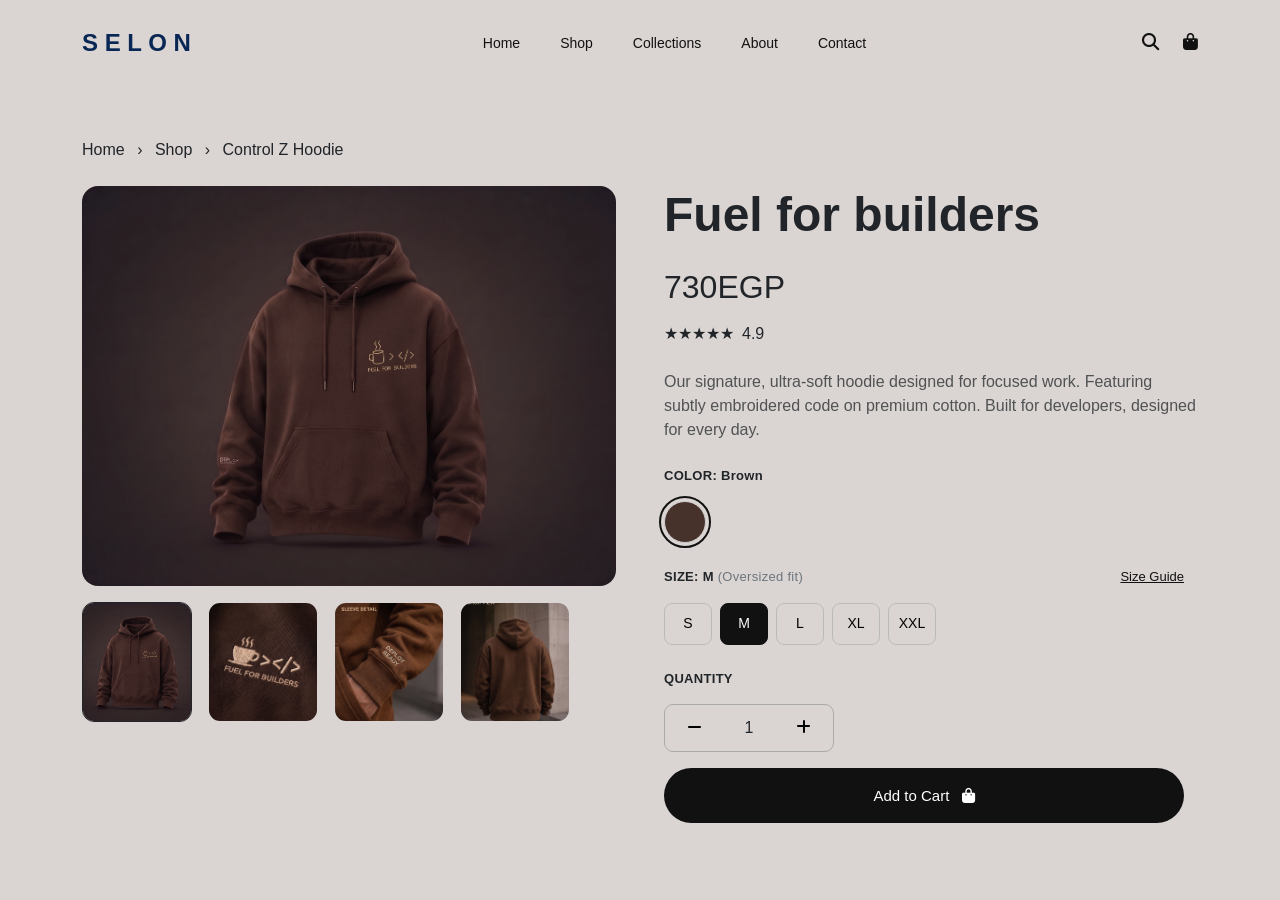
<file: pages/fuelforbuilders-brown.html>
<!DOCTYPE html>
<html lang="en">

<head>
    <meta charset="UTF-8">
    <meta name="viewport" content="width=device-width, initial-scale=1.0">
    <title>S E L O N</title>
    <link rel="icon" href="../Images/Selon-logo.webp" type="image/jpeg">
    <link href="https://cdn.jsdelivr.net/npm/bootstrap@5.3.8/dist/css/bootstrap.min.css" rel="stylesheet"
        integrity="sha384-sRIl4kxILFvY47J16cr9ZwB07vP4J8+LH7qKQnuqkuIAvNWLzeN8tE5YBujZqJLB" crossorigin="anonymous">
    <link rel="stylesheet" href="https://unpkg.com/aos@2.3.4/dist/aos.css">
    <link rel="stylesheet" href="https://cdnjs.cloudflare.com/ajax/libs/font-awesome/6.5.0/css/all.min.css">
    <link rel="stylesheet" href="../Style.css">
    <title>Document</title>
</head>

<body>

   
    <nav class="navbar navbar-expand-lg fixed-top">
        <div class="container">

            <!-- Logo -->
            <a class="navbar-brand fw-semibold fs-4" href="../index.html">
                S E L O N
            </a>


            <!-- Mobile Button -->
            <button class="navbar-toggler border-0 shadow-none" type="button" data-bs-toggle="collapse"
                data-bs-target="#navbarNav">

                <i class="fa-solid fa-bars"></i>
            </button>


            <!-- Links -->
            <div class="collapse navbar-collapse" id="navbarNav">

                <ul class="navbar-nav mx-auto gap-lg-4">

                    <li class="nav-item">
                        <a class="nav-link" href="../index.html">
                            Home
                        </a>
                    </li>

                    <li class="nav-item">
                        <a class="nav-link" href="allhoddies.html">
                            Shop
                        </a>
                    </li>

                    <li class="nav-item">
                        <a class="nav-link" href="#shop-bycategory">
                            Collections
                        </a>
                    </li>

                    <li class="nav-item">
                        <a class="nav-link" href="">
                            About
                        </a>
                    </li>

                    <li class="nav-item">
                        <a class="nav-link" href="#footer">
                            Contact
                        </a>
                    </li>

                </ul>


                <!-- Icons -->
                <div class="nav-icons d-flex align-items-center gap-4">

                    <a href="#">
                        <i class="fa-solid fa-magnifying-glass"></i>
                    </a>



                    <a href="#">
                        <i class="fa-solid fa-bag-shopping"></i>
                    </a>

                </div>

            </div>

        </div>
    </nav>
    <div class="offcanvas offcanvas-end" tabindex="-1" id="cartCanvas">

        <div class="offcanvas-header">
            <h5 class="offcanvas-title">SHOPPING CART</h5>

            <button type="button" class="btn-close" data-bs-dismiss="offcanvas">
            </button>
        </div>

        <div class="offcanvas-body">

            <div id="taskcontainer">

            </div>

        </div>

    </div>
    <main class="container py-5">
        <div class="main">

            <!-- Breadcrumb -->
            <div class="mb-4" data-aos="fade-right" >
                <span>Home</span>
                <span class="mx-2">›</span>
                <span>Shop</span>
                <span class="mx-2">›</span>
                <span>Control Z Hoodie</span>
            </div>


            <div class="row g-5">

                <!-- Left Side - Images -->
                <div class="col-lg-6" data-aos="fade-right" >

                    <!-- Main Image -->
                    <div class="main-product-image rounded-4 mb-3">
                        <img src="../Images/brown-hoodie1.webp" class="w-100" alt="Control Z Hoodie">
                    </div>


                    <!-- Thumbnails -->
                    <div class="d-flex gap-3">

                        <div class="thumbnail active">
                            <img src="../Images/brown-hoodie1.webp" class="w-100" alt="">
                        </div>

                        <div class="thumbnail">
                            <img src="../Images/brown-logo.webp" class="w-100" alt="">
                        </div>

                        <div class="thumbnail">
                            <img src="../Images/brown-sleeve.webp" class="w-100" alt="">
                        </div>

                        <div class="thumbnail">
                            <img src="../Images/brown-backv.webp" class="w-100" alt="">
                        </div>

                    </div>

                </div>


                <!-- Right Side - Product Details -->
                <div class="col-lg-6" data-aos="fade-left">

                    <h1 class="fw-semibold display-5">
                        Fuel for builders
                    </h1>

                    <h2 class="mt-4">
                        730EGP
                    </h2>

                    <!-- Rating -->
                    <div class="d-flex align-items-center gap-2 mt-3">
                        <span>★★★★★</span>
                        <span>4.9</span>
                    </div>


                    <!-- Description -->
                    <p class="text-muted mt-4">
                        Our signature, ultra-soft hoodie designed for focused work.
                        Featuring subtly embroidered code on premium cotton.
                        Built for developers, designed for every day.
                    </p>
                    <!-- Color -->
                    <div class="product-option mt-4">

                        <div class="d-flex justify-content-between align-items-center mb-3">
                            <span class="option-title">
                                COLOR: <span id="selectedColor">Brown</span>
                            </span>
                        </div>

                        <div class="d-flex gap-3">

                            <button class="color-option active" data-color="Brown"
                                style="background-color:#47322B;"></button>


                        </div>

                    </div>


                    <!-- Size -->
                    <div class="product-option mt-4">

                        <div class="d-flex justify-content-between align-items-center mb-3">

                            <span class="option-title">
                                SIZE: <span id="selectedSize">M</span>
                                <span class="text-secondary fw-normal">(Oversized fit)</span>
                            </span>

                            <a href="#" class="size-guide">
                                Size Guide
                            </a>
                        </div>


                        <div class="d-flex gap-2 flex-wrap">

                            <button class="size-option">S</button>

                            <button class="size-option active">M</button>

                            <button class="size-option">L</button>

                            <button class="size-option">XL</button>

                            <button class="size-option">XXL</button>

                        </div>

                    </div>


                    <!-- Quantity -->
                    <div class="product-option mt-4">

                        <span class="option-title d-block mb-3">
                            QUANTITY
                        </span>


                        <div class="quantity-box">

                            <button class="quantity-btn" id="minusBtn">
                                <i class="fa-solid fa-minus"></i>
                            </button>

                            <span id="quantity">1</span>

                            <button class="quantity-btn" id="plusBtn">
                                <i class="fa-solid fa-plus"></i>
                            </button>

                        </div>

                    </div>


                    <!-- Add To Cart -->
                    <button class="add-cart-btn mt-3" id="btnadd" data-id="1" data-bs-toggle="offcanvas"
                        data-bs-target="#cartCanvas">
                        Add to Cart
                        <i class="fa-solid fa-bag-shopping ms-2"></i>
                    </button>
                </div>
            </div>
        </div>
    </main>
    <script src="https://unpkg.com/aos@2.3.4/dist/aos.js"></script>

    <script>
        AOS.init({
            duration: 1000,
            once: true
        });
    </script>
    <script src="../search.js"></script>
    <script src="../sizeguide.js"></script>
    <script src="../cart.js"></script>
    <script src="../nav.js"></script>
    <script src="https://cdn.jsdelivr.net/npm/bootstrap@5.3.8/dist/js/bootstrap.bundle.min.js"
        integrity="sha384-FKyoEForCGlyvwx9Hj09JcYn3nv7wiPVlz7YYwJrWVcXK/BmnVDxM+D2scQbITxI"
        crossorigin="anonymous"></script>
</body>

</html>
</file>
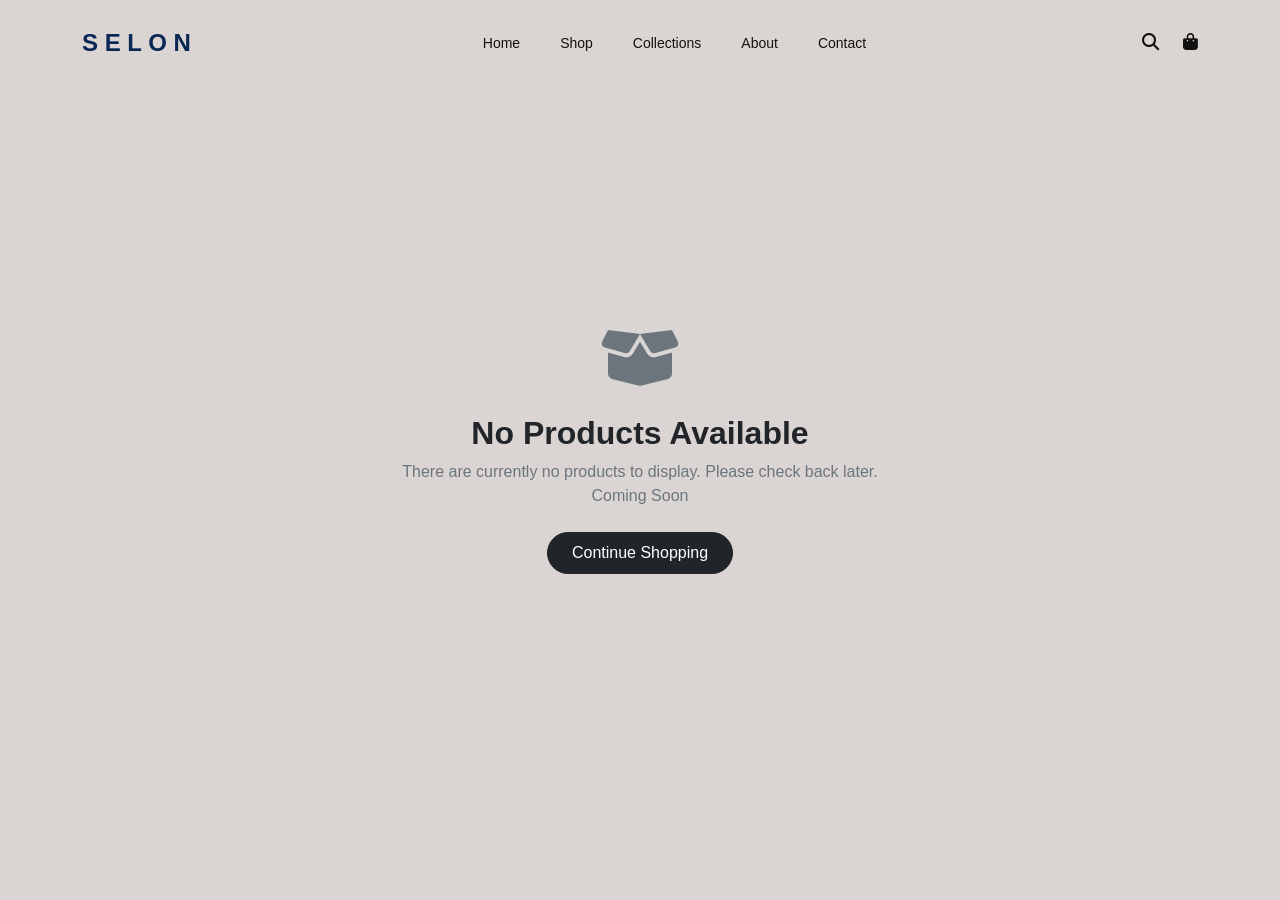
<file: pages/rounded.html>
<!DOCTYPE html>
<html lang="en">

<head>
    <meta charset="UTF-8">
    <meta name="viewport" content="width=device-width, initial-scale=1.0">
    <title>S E L O N</title>
    <link rel="icon" href="../Images/Selon-logo.webp" type="image/jpeg">
    <link href="https://cdn.jsdelivr.net/npm/bootstrap@5.3.8/dist/css/bootstrap.min.css" rel="stylesheet"
        integrity="sha384-sRIl4kxILFvY47J16cr9ZwB07vP4J8+LH7qKQnuqkuIAvNWLzeN8tE5YBujZqJLB" crossorigin="anonymous">
    <link rel="stylesheet" href="https://unpkg.com/aos@2.3.4/dist/aos.css">
    <link rel="stylesheet" href="https://cdnjs.cloudflare.com/ajax/libs/font-awesome/6.5.0/css/all.min.css">
    <link rel="stylesheet" href="../Style.css">
</head>

<body>
    <div id="splash">

        <div class="loader">

            <div class="spinner"></div>

            <div class="logo-frame">
                <img src="../Images/Selon-logo-removebg-preview.webp" class="logo-img" alt="SELON Logo">
            </div>
        </div>
        <p class="loading-text">SELON</p>
    </div>

    <nav class="navbar navbar-expand-lg fixed-top">
        <div class="container">

            <!-- Logo -->
            <a class="navbar-brand fw-semibold fs-4" href="../index.html">
                S E L O N
            </a>


            <!-- Mobile Button -->
            <button class="navbar-toggler border-0 shadow-none" type="button" data-bs-toggle="collapse"
                data-bs-target="#navbarNav">

                <i class="fa-solid fa-bars"></i>
            </button>


            <!-- Links -->
            <div class="collapse navbar-collapse" id="navbarNav">

                <ul class="navbar-nav mx-auto gap-lg-4">

                    <li class="nav-item">
                        <a class="nav-link" href="../index.html">
                            Home
                        </a>
                    </li>

                    <li class="nav-item">
                        <a class="nav-link" href="allhoddies.html">
                            Shop
                        </a>
                    </li>

                    <li class="nav-item">
                        <a class="nav-link" href="#shop-bycategory">
                            Collections
                        </a>
                    </li>

                    <li class="nav-item">
                        <a class="nav-link" href="#about">
                            About
                        </a>
                    </li>

                    <li class="nav-item">
                        <a class="nav-link" href="#footer">
                            Contact
                        </a>
                    </li>

                </ul>


                <!-- Icons -->
                <div class="nav-icons d-flex align-items-center gap-4">

                    <a href="#">
                        <i class="fa-solid fa-magnifying-glass"></i>
                    </a>



                    <a href="#">
                        <i class="fa-solid fa-bag-shopping"></i>
                    </a>

                </div>

            </div>

        </div>
    </nav>
    <div class="container d-flex justify-content-center align-items-center min-vh-100">
    <div class="text-center">
        <i class="fa-solid fa-box-open fa-4x mb-4 text-secondary"></i>

        <h2 class="fw-bold mb-2">No Products Available</h2>

        <p class="text-secondary mb-4">
            There are currently no products to display.
            Please check back later.
            <br>
            Coming Soon
        </p>

        <a href="../index.html" class="btn btn-dark px-4 py-2 rounded-pill">
            Continue Shopping
        </a>
    </div>
</div>
    <script src="https://unpkg.com/aos@2.3.4/dist/aos.js"></script>

    <script>
        AOS.init({
            duration: 1000,
            once: true
        });
    </script>
     <script src="../cart.js"></script>
    <script src="../search.js"></script>
    <script src="../splash.js"></script>
    <script src="../nav.js"></script>
    <script src="https://cdn.jsdelivr.net/npm/bootstrap@5.3.8/dist/js/bootstrap.bundle.min.js"
        integrity="sha384-FKyoEForCGlyvwx9Hj09JcYn3nv7wiPVlz7YYwJrWVcXK/BmnVDxM+D2scQbITxI"
        crossorigin="anonymous"></script>
</body>
</html>
</file>
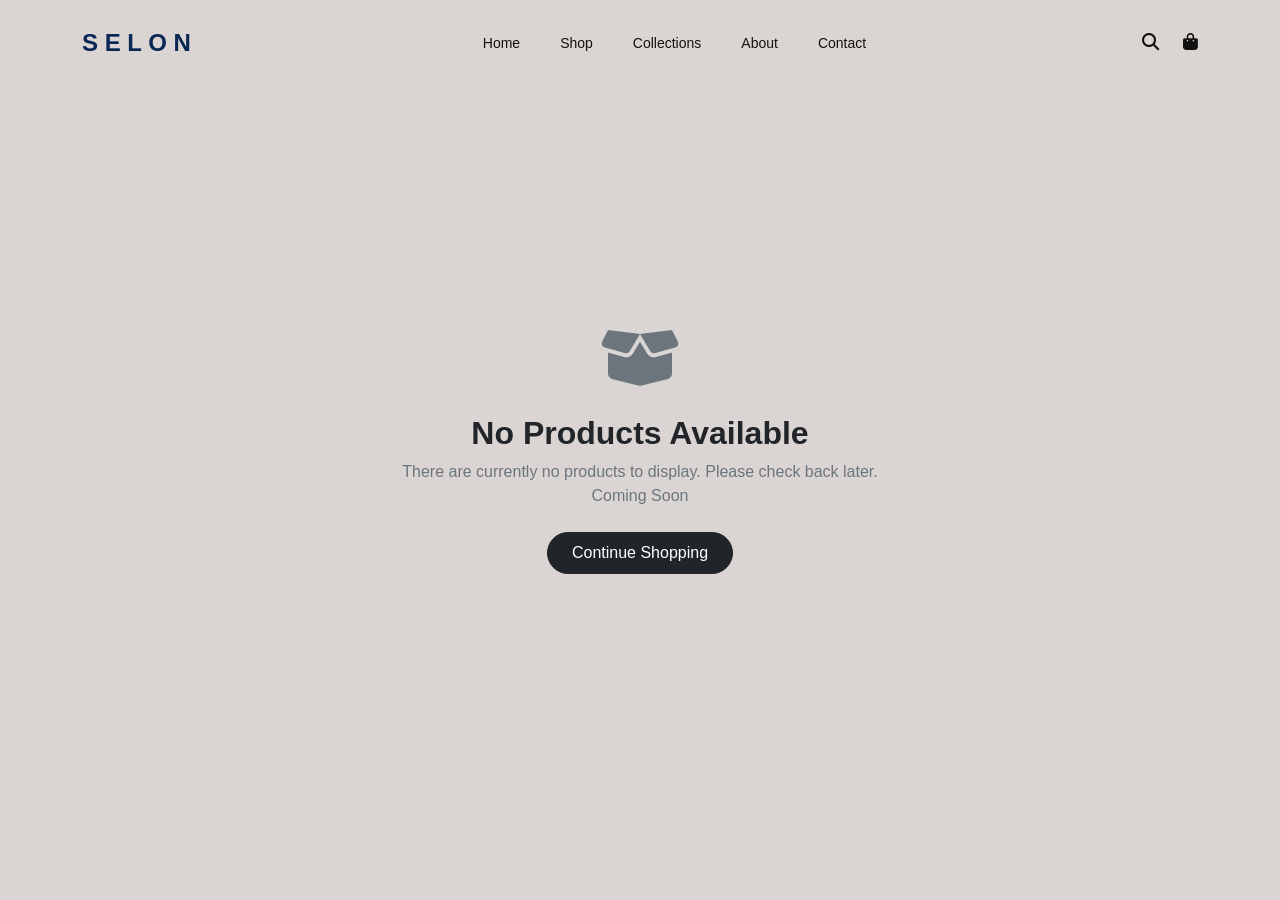
<file: pages/sweetbants.html>
<!DOCTYPE html>
<html lang="en">

<head>
    <meta charset="UTF-8">
    <meta name="viewport" content="width=device-width, initial-scale=1.0">
    <title>S E L O N</title>
    <link rel="icon" href="../Images/Selon-logo.webp" type="image/jpeg">
    <link href="https://cdn.jsdelivr.net/npm/bootstrap@5.3.8/dist/css/bootstrap.min.css" rel="stylesheet"
        integrity="sha384-sRIl4kxILFvY47J16cr9ZwB07vP4J8+LH7qKQnuqkuIAvNWLzeN8tE5YBujZqJLB" crossorigin="anonymous">
    <link rel="stylesheet" href="https://unpkg.com/aos@2.3.4/dist/aos.css">
    <link rel="stylesheet" href="https://cdnjs.cloudflare.com/ajax/libs/font-awesome/6.5.0/css/all.min.css">
    <link rel="stylesheet" href="../Style.css">
</head>

<body>
    <div id="splash">

        <div class="loader">

            <div class="spinner"></div>

            <div class="logo-frame">
                <img src="../Images/Selon-logo-removebg-preview.webp" class="logo-img" alt="SELON Logo">
            </div>
        </div>
        <p class="loading-text">SELON</p>
    </div>

    <nav class="navbar navbar-expand-lg fixed-top">
        <div class="container">

            <!-- Logo -->
            <a class="navbar-brand fw-semibold fs-4" href="../index.html">
                S E L O N
            </a>


            <!-- Mobile Button -->
            <button class="navbar-toggler border-0 shadow-none" type="button" data-bs-toggle="collapse"
                data-bs-target="#navbarNav">

                <i class="fa-solid fa-bars"></i>
            </button>


            <!-- Links -->
            <div class="collapse navbar-collapse" id="navbarNav">

                <ul class="navbar-nav mx-auto gap-lg-4">

                    <li class="nav-item">
                        <a class="nav-link" href="../index.html">
                            Home
                        </a>
                    </li>

                    <li class="nav-item">
                        <a class="nav-link" href="allhoddies.html">
                            Shop
                        </a>
                    </li>

                    <li class="nav-item">
                        <a class="nav-link" href="#shop-bycategory">
                            Collections
                        </a>
                    </li>

                    <li class="nav-item">
                        <a class="nav-link" href="#about">
                            About
                        </a>
                    </li>

                    <li class="nav-item">
                        <a class="nav-link" href="#footer">
                            Contact
                        </a>
                    </li>

                </ul>


                <!-- Icons -->
                <div class="nav-icons d-flex align-items-center gap-4">

                    <a href="#">
                        <i class="fa-solid fa-magnifying-glass"></i>
                    </a>



                    <a href="#">
                        <i class="fa-solid fa-bag-shopping"></i>
                    </a>

                </div>

            </div>

        </div>
    </nav>
    <div class="container d-flex justify-content-center align-items-center min-vh-100">
    <div class="text-center">
        <i class="fa-solid fa-box-open fa-4x mb-4 text-secondary"></i>

        <h2 class="fw-bold mb-2">No Products Available</h2>

        <p class="text-secondary mb-4">
            There are currently no products to display.
            Please check back later.
            <br>
                        Coming Soon

        </p>

        <a href="../index.html" class="btn btn-dark px-4 py-2 rounded-pill">
            Continue Shopping
        </a>
    </div>
</div>
    <script src="https://unpkg.com/aos@2.3.4/dist/aos.js"></script>

    <script>
        AOS.init({
            duration: 1000,
            once: true
        });
    </script>
    <script src="../cart.js"></script>
    <script src="../search.js"></script>
    <script src="../splash.js"></script>
    <script src="../nav.js"></script>
    <script src="https://cdn.jsdelivr.net/npm/bootstrap@5.3.8/dist/js/bootstrap.bundle.min.js"
        integrity="sha384-FKyoEForCGlyvwx9Hj09JcYn3nv7wiPVlz7YYwJrWVcXK/BmnVDxM+D2scQbITxI"
        crossorigin="anonymous"></script>
</body>
</html>
</file>
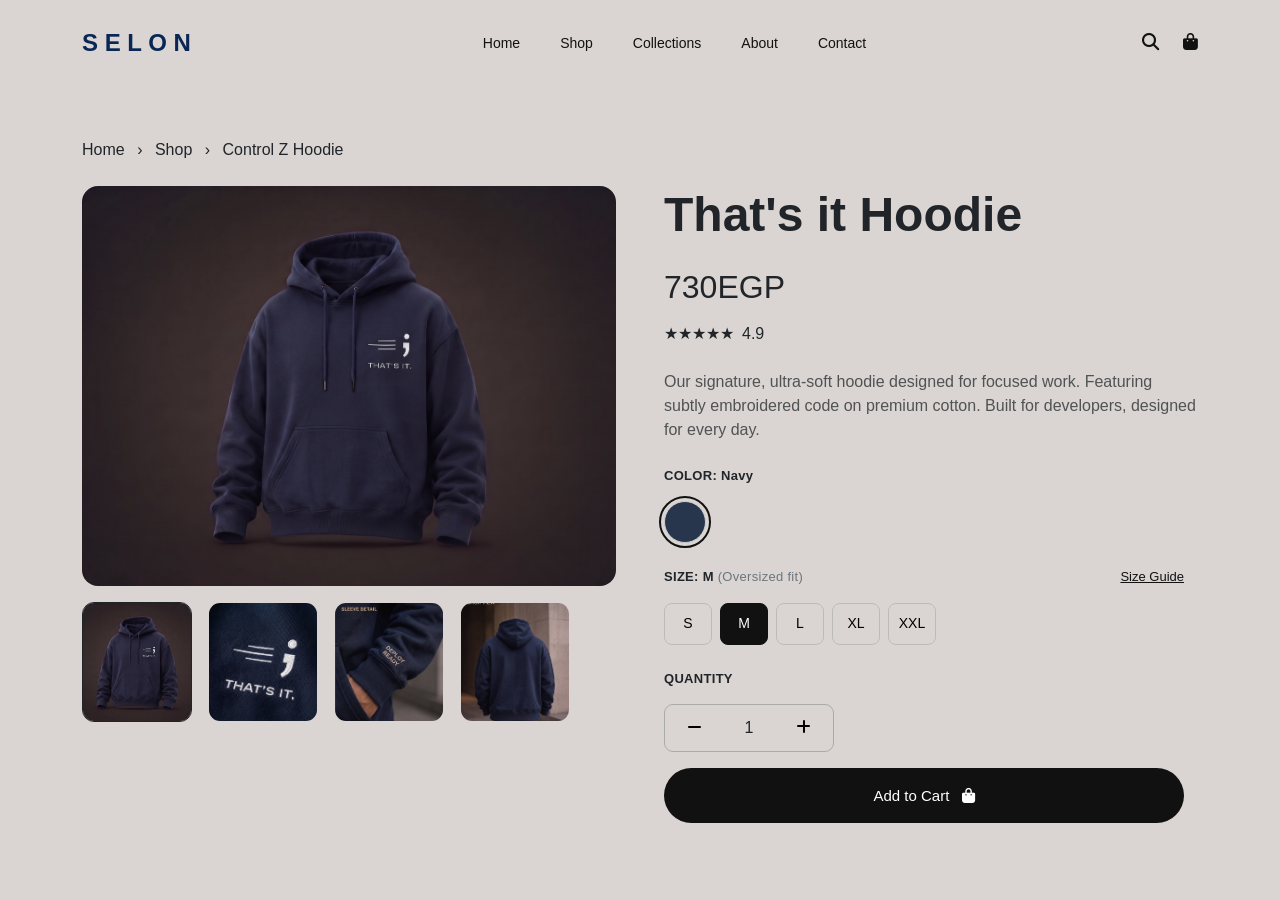
<file: pages/thatsit-navi.html>
<!DOCTYPE html>
<html lang="en">

<head>
    <meta charset="UTF-8">
    <meta name="viewport" content="width=device-width, initial-scale=1.0">
    <title>S E L O N</title>
    <link rel="icon" href="../Images/Selon-logo.webp" type="image/jpeg">
    <link href="https://cdn.jsdelivr.net/npm/bootstrap@5.3.8/dist/css/bootstrap.min.css" rel="stylesheet"
        integrity="sha384-sRIl4kxILFvY47J16cr9ZwB07vP4J8+LH7qKQnuqkuIAvNWLzeN8tE5YBujZqJLB" crossorigin="anonymous">
    <link rel="stylesheet" href="https://unpkg.com/aos@2.3.4/dist/aos.css">
    <link rel="stylesheet" href="https://cdnjs.cloudflare.com/ajax/libs/font-awesome/6.5.0/css/all.min.css">
    <link rel="stylesheet" href="../Style.css">
    <title>Document</title>
</head>

<body>

    <nav class="navbar navbar-expand-lg fixed-top">
        <div class="container">

            <!-- Logo -->
            <a class="navbar-brand fw-semibold fs-4" href="../index.html">
                S E L O N
            </a>


            <!-- Mobile Button -->
            <button class="navbar-toggler border-0 shadow-none" type="button" data-bs-toggle="collapse"
                data-bs-target="#navbarNav">

                <i class="fa-solid fa-bars"></i>
            </button>


            <!-- Links -->
            <div class="collapse navbar-collapse" id="navbarNav">

                <ul class="navbar-nav mx-auto gap-lg-4">

                    <li class="nav-item">
                        <a class="nav-link" href="../index.html">
                            Home
                        </a>
                    </li>

                    <li class="nav-item">
                        <a class="nav-link" href="allhoddies.html">
                            Shop
                        </a>
                    </li>

                    <li class="nav-item">
                        <a class="nav-link" href="#shop-bycategory">
                            Collections
                        </a>
                    </li>

                    <li class="nav-item">
                        <a class="nav-link" href="#about">
                            About
                        </a>
                    </li>

                    <li class="nav-item">
                        <a class="nav-link" href="#footer">
                            Contact
                        </a>
                    </li>

                </ul>


                <!-- Icons -->
                <div class="nav-icons d-flex align-items-center gap-4">

                    <a href="#">
                        <i class="fa-solid fa-magnifying-glass"></i>
                    </a>



                    <a href="#">
                        <i class="fa-solid fa-bag-shopping"></i>
                    </a>

                </div>

            </div>

        </div>
    </nav>
    <div class="offcanvas offcanvas-end" tabindex="-1" id="cartCanvas">

        <div class="offcanvas-header">
            <h5 class="offcanvas-title">SHOPPING CART</h5>

            <button type="button" class="btn-close" data-bs-dismiss="offcanvas">
            </button>
        </div>

        <div class="offcanvas-body">

            <div id="taskcontainer">

            </div>

        </div>

    </div>
    <main class="container py-5">
        <div class="main">

            <!-- Breadcrumb -->
            <div class="mb-4" data-aos="fade-right">
                <span>Home</span>
                <span class="mx-2">›</span>
                <span>Shop</span>
                <span class="mx-2">›</span>
                <span>Control Z Hoodie</span>
            </div>


            <div class="row g-5">

                <!-- Left Side - Images -->
                <div class="col-lg-6" data-aos="fade-right">

                    <!-- Main Image -->
                    <div class="main-product-image rounded-4 mb-3">
                        <img src="../Images/navi-hoodie1.webp" class="w-100" alt="Control Z Hoodie">
                    </div>


                    <!-- Thumbnails -->
                    <div class="d-flex gap-3">

                        <div class="thumbnail active">
                            <img src="../Images/navi-hoodie1.webp" class="w-100" alt="">
                        </div>

                        <div class="thumbnail">
                            <img src="../Images/navi-logo.webp" class="w-100" alt="">
                        </div>

                        <div class="thumbnail">
                            <img src="../Images/navi-sleeve.webp" class="w-100" alt="">
                        </div>

                        <div class="thumbnail">
                            <img src="../Images/navi-backv.webp" class="w-100" alt="">
                        </div>

                    </div>

                </div>


                <!-- Right Side - Product Details -->
                <div class="col-lg-6" data-aos="fade-left">

                    <h1 class="fw-semibold display-5">
                        That's it Hoodie
                    </h1>

                    <h2 class="mt-4">
                        730EGP
                    </h2>

                    <!-- Rating -->
                    <div class="d-flex align-items-center gap-2 mt-3">
                        <span>★★★★★</span>
                        <span>4.9</span>
                    </div>


                    <!-- Description -->
                    <p class="text-muted mt-4">
                        Our signature, ultra-soft hoodie designed for focused work.
                        Featuring subtly embroidered code on premium cotton.
                        Built for developers, designed for every day.
                    </p>
                    <!-- Color -->
                    <div class="product-option mt-4">

                        <div class="d-flex justify-content-between align-items-center mb-3">
                            <span class="option-title">
                                COLOR: <span id="selectedColor">Navy</span>
                            </span>
                        </div>

                        <div class="d-flex gap-3">

                            <button class="color-option active" data-color="Navy"
                                style="background-color:  #27364d;"></button>

                        </div>

                    </div>


                    <!-- Size -->
                    <div class="product-option mt-4">

                        <div class="d-flex justify-content-between align-items-center mb-3">

                            <span class="option-title">
                                SIZE: <span id="selectedSize">M</span>
                                <span class="text-secondary fw-normal">(Oversized fit)</span>
                            </span>

                            <a href="#" class="size-guide">
                                Size Guide
                            </a>
                        </div>


                        <div class="d-flex gap-2 flex-wrap">

                            <button class="size-option">S</button>

                            <button class="size-option active">M</button>

                            <button class="size-option">L</button>

                            <button class="size-option">XL</button>

                            <button class="size-option">XXL</button>

                        </div>

                    </div>


                    <!-- Quantity -->
                    <div class="product-option mt-4">

                        <span class="option-title d-block mb-3">
                            QUANTITY
                        </span>


                        <div class="quantity-box">

                            <button class="quantity-btn" id="minusBtn">
                                <i class="fa-solid fa-minus"></i>
                            </button>

                            <span id="quantity">1</span>

                            <button class="quantity-btn" id="plusBtn">
                                <i class="fa-solid fa-plus"></i>
                            </button>

                        </div>

                    </div>

                    <!-- Add To Cart -->
                    <button class="add-cart-btn mt-3" id="btnadd" data-id="2" data-bs-toggle="offcanvas"
                        data-bs-target="#cartCanvas">
                        Add to Cart
                        <i class="fa-solid fa-bag-shopping ms-2"></i>
                    </button>
                </div>

            </div>
        </div>
    </main>
    <script src="https://unpkg.com/aos@2.3.4/dist/aos.js"></script>

    <script>
        AOS.init({
            duration: 1000,
            once: true
        });
    </script>
    <script src="../search.js"></script>
    <script src="../sizeguide.js"></script>
    <script src="../cart.js"></script>
    <script src="../nav.js"></script>
    <script src="https://cdn.jsdelivr.net/npm/bootstrap@5.3.8/dist/js/bootstrap.bundle.min.js"
        integrity="sha384-FKyoEForCGlyvwx9Hj09JcYn3nv7wiPVlz7YYwJrWVcXK/BmnVDxM+D2scQbITxI"
        crossorigin="anonymous"></script>
</body>

</html>
</file>
<file: Style.css>
:root {
    --brand-blue: #6d6fa3;
    --brand-dark: #111;
    --card-bg: #f5f5f5;
}

body {
    font-family: Arial, sans-serif;
    background-color: #DAD5D2;

}

.search-wrapper {
    position: relative;
    display: flex;
    align-items: center;
}

.search-input {
    width: 0;
    padding: 0;
    border: none;
    outline: none;
    background: transparent;
    border-bottom: 1px solid transparent;
    font-size: 14px;
    transition: width 0.4s ease, padding 0.4s ease, border-color 0.4s ease;
    position: absolute;
    right: 30px;
    /* المسافة من الأيقونة */
}

.search-wrapper:hover .search-input,
.search-input:focus {
    width: 180px;
    padding: 4px 8px;
    border-bottom: 1px solid #000;
}

.search-icon {
    z-index: 2;
}

.search-wrapper {
    position: relative;
}

.search-results {
    position: absolute;
    top: 45px;
    right: 0;
    width: 260px;
    background: #fff;
    border-radius: 12px;
    box-shadow: 0 8px 24px rgba(0, 0, 0, 0.12);
    overflow: hidden;
    display: none;
    z-index: 999;
}

.search-results.active {
    display: block;
}

.search-result-item {
    display: flex;
    align-items: center;
    gap: 10px;
    padding: 8px 12px;
    text-decoration: none;
    color: #000;
    transition: background 0.2s ease;
}

.search-result-item:hover {
    background: #f5f5f5;
}

.search-result-item img {
    width: 40px;
    height: 40px;
    object-fit: contain;
}

.search-no-result {
    padding: 10px 12px;
    color: #888;
    font-size: 14px;
}

#splash {
    position: fixed;
    inset: 0;
    background: #F8F6F2;
    display: flex;
    flex-direction: column;
    justify-content: center;
    align-items: center;
    z-index: 9999;
    transition: .5s;
}

#splash.hidden {
    opacity: 0;
    visibility: hidden;
}


/* Loader */

.loader {
    position: relative;
    width: 110px;
    height: 110px;
}


/* Spinner */

.spinner {
    position: absolute;
    inset: 0;
    border-radius: 50%;
    border: 2px solid #DDD7CF;
    border-top: 2px solid #1B2430;
    animation: spin 1s linear infinite;
}


/* Logo */

.logo-frame {
    position: absolute;
    inset: 15px;
    border-radius: 50%;
    overflow: hidden;
    background: white;

    display: flex;
    justify-content: center;
    align-items: center;
}

.logo-img {
    width: 100%;
    height: 100%;
    object-fit: cover;
}


/* Loading Text */

.loading-text {
    margin-top: 25px;
    font-size: 15px;
    letter-spacing: 4px;
    color: #777;
    text-transform: uppercase;
}


/* Animation */

@keyframes spin {

    from {
        transform: rotate(0deg);
    }

    to {
        transform: rotate(360deg);
    }

}


.navbar {
    padding: 20px 0;
    transition: 0.4s ease;
    z-index: 1000;
}

.navbar-brand {
    color: #082755;
}

.navbar-brand sup {
    font-size: 9px;
}

.nav-link {
    color: #111;
    font-size: 14px;
    position: relative;
}

.nav-link:hover,
.nav-link.active {
    color: #111;
}

.nav-link.active::after {
    content: "";
    position: absolute;
    width: 35px;
    height: 1px;
    background-color: #111;
    left: 50%;
    bottom: -8px;
    transform: translateX(-50%);
}

.nav-icons a {
    color: #111;
    font-size: 17px;
}


/* لما نعمل Scroll */

.navbar.scrolled {
    background: rgba(255, 255, 255, 0.85);
    backdrop-filter: blur(12px);
    box-shadow: 0 2px 15px rgba(0, 0, 0, 0.05);
    padding: 12px 0;
}

/* Hero */

.hero {
    min-height: 100vh;

    background-image:
        url("Images/Hero-img.webp");

    background-size: cover;
    background-position: center;
    padding-top: 80px;

}


/* Hero Content */

.hero-content {
    padding-top: 40px;
}


/* Title */

.hero h1 {
    font-size: 58px;
    line-height: 1.12;
    font-weight: 600;
    letter-spacing: -2px;
    margin-bottom: 22px;
}

.hero h1 span {
    color: #6d6fa3;
}

.why-section span {
    color: #6d6fa3c0;

}

/* Text */

.hero p {
    font-size: 16px;
    line-height: 1.7;
    color: #333;
    margin-bottom: 28px;
}


/* Buttons */

.hero-btn {
    padding: 14px 28px;
    border-radius: 10px;
    font-size: 14px;
    font-weight: 500;
}

.hero-badges {
    display: flex;
    flex-wrap: wrap;
    gap: 1.4rem;
}

.hero-badges span {
    display: flex;
    align-items: center;
    gap: 6px;
    font-size: .88rem;
    color: #6b7280;
    font-weight: 500;
}

.hero-badges i {
    color: var(--brand-blue);
    font-size: .85rem;
}

.moving-bar {
    width: 100%;
    overflow: hidden;
    background-color: #111;
    color: #fff;
    padding: 11px 0;
}

.moving-track {
    display: flex;
    width: max-content;

    animation: movingText 15s linear infinite;
}

.moving-content {
    display: flex;
    align-items: center;
    gap: 30px;

    padding-right: 30px;

    white-space: nowrap;

    font-size: 14px;
    font-weight: 500;
    letter-spacing: 2px;
}

@keyframes movingText {

    from {
        transform: translateX(0);
    }

    to {
        transform: translateX(-50%);
    }

}

/* -------- Cards -------- */
.section-top {
    position: relative;
}

.section-top::after {
    content: "";
    position: absolute;
    bottom: 0;
    left: 0;
    right: 0;
    height: 60px;
    background: linear-gradient(to bottom, transparent, #f8f9fa);
}

.category-card .card {
    border: none;
    overflow: hidden;
    border-radius: 14px;
    transition: all .3s ease;
    cursor: pointer;
}

.category-card .card:hover {
    transform: translateY(-6px);
    box-shadow: 0 16px 30px rgba(15, 23, 42, .12);
}

.category-card .card img {
    transition: transform .4s ease;
    background-color: var(--card-bg);
    padding: 1.5rem;
    object-fit: contain;
    height: 230px;
}

.category-card .card:hover img {
    transform: scale(1.045);
}

.card-body {
    background-color: #f5f5f5;
    padding: 1.1rem 1.2rem 1.3rem;
    border: 1px solid #f0f0f0;
    border-top: none;
    border-radius: 0 0 14px 14px;
}

.card-title {
    font-weight: 600;
    color: var(--brand-dark);
    font-size: 1.02rem;
    margin-bottom: .6rem;
}

.card-body h6.fw-bold {
    color: var(--brand-dark);
}

.card-body a {
    font-size: .88rem;
    font-weight: 500;
    color: #6b7280 !important;
    transition: color .2s ease, gap .2s ease;
}

.card-body a:hover {
    color: var(--brand-blue) !important;
}

.card-body a i {
    transition: transform .2s ease;
}

.card-body a:hover i {
    transform: translateX(3px);
}

/* -------- Features side -------- */
.feature-item {
    align-items: flex-start;
    gap: 1rem;
}

.feature-item i {
    width: 22px;
    text-align: center;
    color: var(--brand-blue);
    margin-top: 3px;
    flex-shrink: 0;
}

.feature-item h6 {
    letter-spacing: .4px;
    color: var(--brand-dark);
    font-size: .85rem;
}

.feature-item p {
    font-size: .9rem;
    line-height: 1.5;
}

.categories hr {
    opacity: .1;
}

.learn-more-link {
    cursor: pointer;
    transition: gap .2s ease, color .2s ease;
    color: var(--brand-dark);
}

.learn-more-link:hover {
    color: var(--brand-blue);
}

.learn-more-link i {
    transition: transform .2s ease;
}

.learn-more-link:hover i {
    transform: translateX(4px);
}


/* -------- Section background: نفس فكرة الـ grid بتاع الهيرو -------- */
.section-bottom {
    position: relative;
}

.section-bottom::after {
    content: "";
    position: absolute;
    bottom: 0;
    left: 0;
    right: 0;
    height: 60px;
    background: linear-gradient(to bottom, transparent, #DAD5D2);
}

.why-section {
    background-color: #f8f9fb;
}

/* -------- Heading -------- */
.why-section h2 {
    color: var(--brand-dark);
    letter-spacing: -1px;
}

.why-section .lead {
    max-width: 620px;
}

/* -------- Icon circle (زي ما بعتها) -------- */
.icon-circle {
    width: 80px;
    height: 80px;
    background: #111;
    color: #fff;
    border-radius: 50%;
    display: flex;
    justify-content: center;
    align-items: center;
    font-size: 28px;
}

/* -------- Cards: بسيطة، shadow + hover لطيف -------- */
.why-section .card {
    background-color: #ffffff;
    transition: transform .25s ease, box-shadow .25s ease;
}

.why-section .card:hover {
    transform: translateY(-6px);
}

.why-section .card h3 {
    color: var(--brand-dark);
}


.accordion-item {
    border-radius: 20px !important;
}

.accordion-button {
    background: #f8f9fa;
    box-shadow: none !important;
}

.accordion-button:not(.collapsed) {
    background: #f8f9fa;
    color: #000;
}

.accordion-button::after {
    filter: brightness(0);
}

.bg-foot {
    background-color: #f8f9fb;
}

.questions h2 span {
    color: #6d6fa3;

}


/* -------- brownhoodidetails-------- */
.main {
    padding-top: 90px;
}

.main-product-image {
    background-color: #D7CFCE;
    overflow: hidden;
}

.main-product-image img {
    height: 400px;
    object-fit: contain;
}

.thumbnail {
    width: 110px;
    height: 120px;
    border: 1px solid transparent;
    border-radius: 12px;
    overflow: hidden;
    cursor: pointer;
}

.thumbnail img {
    height: 100%;
    object-fit: cover;
}

.thumbnail.active {
    border-color: #212529;
}

/* =========================
   PRODUCT OPTIONS
========================= */

.product-option {
    max-width: 520px;
}


/* Title */

.option-title {
    font-size: 13px;
    font-weight: 600;
    letter-spacing: .3px;
}


/* =========================
   COLORS
========================= */

.color-option {
    width: 42px;
    height: 42px;

    border-radius: 50%;
    border: 1px solid #ccc;

    cursor: pointer;

    transition: .2s ease;
}

.color-option:hover {
    transform: scale(1.08);
}

.color-option.active {
    outline: 2px solid #111;
    outline-offset: 3px;
}


/* =========================
   SIZE
========================= */

.size-guide {
    color: #111;
    font-size: 13px;
}

.size-option {
    width: 48px;
    height: 42px;

    background: transparent;
    border: 1px solid #bbb;
    border-radius: 8px;

    font-size: 14px;

    transition: .2s ease;
}

.size-option:hover {
    border-color: #111;
}

.size-option.active {
    background-color: #111;
    color: white;
    border-color: #111;
}


/* =========================
   QUANTITY
========================= */

.quantity-box {
    width: 170px;
    height: 48px;

    display: flex;
    align-items: center;
    justify-content: space-between;

    border: 1px solid #aaa;
    border-radius: 9px;

    padding: 0 12px;
}

.quantity-btn {
    border: none;
    background: transparent;

    width: 35px;
    height: 100%;

    cursor: pointer;
}

.quantity-btn:hover {
    color: #6d6fa3;
}

#quantity {
    font-size: 16px;
}


/* =========================
   ADD TO CART
========================= */

.add-cart-btn {
    width: 100%;
    max-width: 520px;

    height: 55px;

    border: none;
    border-radius: 30px;

    background-color: #111;
    color: white;

    font-size: 15px;
    font-weight: 500;

    transition: .3s ease;
}

.add-cart-btn:hover {
    background-color: #333;
    transform: translateY(-2px);
}

.mt {
    margin-top: 14.375rem;
}

.offcanvas-header {
    background: #f5f5f5;
}

.btn-cart {
    border-radius: 1.875rem;
}

.cart-det {
    margin-top: 7.5rem;
}

.checkout-row {
    padding-top: 140px;
}

.checkout-wrap {
    max-width: 620px;
    margin: 0;
    padding: 0 15px;
}

h5.section-title {
    font-weight: 700;
    margin: 28px 0 16px;
}

.floating-box {
    border: 1px solid #d7d9dc;
    border-radius: 10px;
    padding: 10px 14px;
    margin-bottom: 14px;
    position: relative;
    background: #fff;
}

.floating-box label.field-label {
    display: block;
    font-size: .75rem;
    color: #767676;
    margin-bottom: 2px;
}

.floating-box input,
.floating-box select {
    border: none;
    outline: none;
    width: 100%;
    padding: 0;
    font-size: 1rem;
    background: transparent;
}

.floating-box input:focus,
.floating-box select:focus {
    box-shadow: none;
}

.row-2>.floating-box {
    flex: 1;
}

.row-2 {
    display: flex;
    gap: 12px;
}

.toggle-group {
    display: flex;
    border: 1px solid #d7d9dc;
    border-radius: 10px;
    overflow: hidden;
    margin-bottom: 16px;
}

.toggle-group .toggle-btn {
    flex: 1;
    text-align: center;
    padding: 14px 10px;
    background: #fff;
    cursor: pointer;
    font-weight: 600;
    border: none;
}

.toggle-group .toggle-btn.active {
    background: #f1f2f4;
}

.toggle-group .toggle-btn+.toggle-btn {
    border-right: 1px solid #d7d9dc;
}

.option-row {
    display: flex;
    align-items: center;
    justify-content: space-between;
    border: 1px solid #d7d9dc;
    border-radius: 10px;
    padding: 14px 16px;
    margin-bottom: 10px;
    background: #fff;
    cursor: pointer;
}

.option-row.selected {
    border-color: #1560bd;
    background: #eef4fc;
}

.option-row .form-check-input {
    width: 1.15em;
    height: 1.15em;
    margin: 0;
}

.option-row .option-left {
    display: flex;
    align-items: center;
    gap: 10px;
}

.option-row .price {
    font-weight: 600;
}

.payment-icons {
    display: flex;
    align-items: center;
    gap: 8px;
}

.payment-icons img {
    height: 22px;
}

.checkbox-line {
    display: flex;
    align-items: center;
    gap: 8px;
    margin-bottom: 6px;
}

.checkbox-line label {
    font-size: .9rem;
}

.phone-box {
    display: flex;
    align-items: center;
    border: 1px solid #d7d9dc;
    border-radius: 10px;
    padding: 10px 14px;
    margin-bottom: 14px;
    background: #fff;
    gap: 10px;
}

.phone-box .flag {
    font-size: 1.2rem;
}

.phone-box input {
    border: none;
    outline: none;
    flex: 1;
    font-size: 1rem;
}

.btn-complete {
    background: #0b3d63;
    color: #fff;
    font-weight: 700;
    border-radius: 10px;
    padding: 16px;
    width: 100%;
    font-size: 1.05rem;
    border: none;
}

.btn-complete:hover {
    background: #092e4c;
    color: #fff;
}

.top-link {
    color: #1560bd;
    text-decoration: underline;
    font-size: .95rem;
}

.card-icon-box {
    border: 1px solid #d7d9dc;
    border-radius: 6px;
    padding: 2px 6px;
    font-size: .7rem;
    display: flex;
    align-items: center;
    gap: 2px;
    color: #333;
}

.bg-ls-co {
    background-color: #f9f9f9a7;
}

.cart-column {
    position: sticky;
    top: 100px;
    align-self: flex-start;
}


.order-success-overlay {
    display: none;
    position: fixed;
    top: 0;
    left: 0;
    width: 100%;
    height: 100%;
    background: rgba(0, 0, 0, 0.75);
    z-index: 9999;
    justify-content: center;
    align-items: center;
}

.order-success-overlay.active {
    display: flex;
}

.order-success-box {
    background: #fff;
    padding: 40px 30px;
    border-radius: 16px;
    text-align: center;
    max-width: 400px;
    width: 90%;
    animation: fadeInUp 0.3s ease;
}

.success-icon {
    font-size: 60px;
    margin-bottom: 15px;
}

.order-success-box h2 {
    margin-bottom: 10px;
    color: #222;
}

.order-success-box p {
    color: #555;
    margin-bottom: 25px;
    line-height: 1.6;
}

.order-success-box button {
    padding: 12px 30px;
    background: #000;
    color: #fff;
    border: none;
    border-radius: 8px;
    cursor: pointer;
    font-size: 16px;
}

@keyframes fadeInUp {
    from {
        opacity: 0;
        transform: translateY(20px);
    }

    to {
        opacity: 1;
        transform: translateY(0);
    }
}


/* =========================
   ABOUT PAGE
========================= */

.about-page {
    padding-top: 80px;
}


/* =========================
   ABOUT MAIN SECTION
========================= */

.about-section {
    padding: 100px 0 120px;
    background-color: #DAD5D2;
}

.about-content {
    max-width: 600px;
}

.about-label {
    display: inline-block;
    margin-bottom: 20px;

    font-size: 13px;
    font-weight: 600;
    letter-spacing: 3px;

    color: #6d6fa3;
}

.about-content h1 {
    font-size: 58px;
    line-height: 1.05;
    letter-spacing: -2px;
    font-weight: 600;

    color: #111;

    margin-bottom: 30px;
}

.about-content h1 span {
    color: #6d6fa3;
}

.about-content>p {
    max-width: 550px;

    font-size: 17px;
    line-height: 1.8;

    color: #5f646b;

    margin-bottom: 18px;
}


/* =========================
   FOUNDER
========================= */

.about-founder {
    display: flex;
    align-items: center;

    gap: 15px;

    margin-top: 35px;
}

.founder-line {
    width: 35px;
    height: 1px;

    background-color: #111;
}

.about-founder h6 {
    margin: 0 0 4px;

    font-size: 14px;
    font-weight: 600;

    color: #111;
}

.about-founder p {
    margin: 0;

    font-size: 13px;

    color: #777;
}


/* =========================
   CEO IMAGE
========================= */

.about-image-wrapper {
    position: relative;

    max-width: 520px;
    margin-left: auto;
}

.about-image-box {
    width: 100%;
    aspect-ratio: 1 / 1;

    display: flex;
    justify-content: center;
    align-items: flex-end;

    overflow: hidden;

    background-color: #f5f5f5;

    border-radius: 18px;
}

.about-ceo {
    width: 90%;
    height: 95%;

    object-fit: contain;
    object-position: bottom center;

    transition: transform .4s ease;
}

.about-image-box:hover .about-ceo {
    transform: scale(1.025);
}


/* =========================
   CEO CAPTION
========================= */

.ceo-caption {
    display: flex;
    justify-content: space-between;
    align-items: center;

    padding: 15px 4px 0;
}

.ceo-caption span {
    font-size: 13px;
    font-weight: 600;
    letter-spacing: 2px;

    color: #111;
}

.ceo-caption p {
    margin: 0;

    font-size: 13px;

    color: #777;
}


/* =========================
   VALUES
========================= */

.about-values {
    padding: 100px 0;

    background-color: #f8f9fb;
}

.about-values h2 {
    font-size: 48px;
    font-weight: 600;

    letter-spacing: -1.5px;

    color: #111;
}

.about-values h2 span {
    color: #6d6fa3;
}

.about-value-card {
    height: 100%;

    padding: 35px 30px;

    background-color: #fff;

    border-radius: 18px;

    text-align: center;

    transition: transform .25s ease,
        box-shadow .25s ease;
}

.about-value-card:hover {
    transform: translateY(-6px);

    box-shadow: 0 16px 30px rgba(15, 23, 42, .10);
}

.about-value-icon {
    width: 70px;
    height: 70px;

    margin: 0 auto 22px;

    display: flex;
    justify-content: center;
    align-items: center;

    border-radius: 50%;

    background-color: #111;
    color: #fff;

    font-size: 24px;
}

.about-value-card h4 {
    margin-bottom: 12px;

    font-size: 22px;
    font-weight: 600;

    color: #111;
}

.about-value-card p {
    margin: 0;

    font-size: 15px;
    line-height: 1.7;

    color: #6b7280;
}


/* =========================
   BEST SELLER CAROUSEL
========================= */

.best-seller-header {
    margin-bottom: 10px;
}

.best-seller-carousel {
    display: flex;
    align-items: center;
    gap: 15px;
}

.best-seller-wrapper {
    flex: 1;
    min-width: 0;
    overflow: hidden;
}

.best-seller-track {
    width: 100%;
    display: flex;
    transition: transform .5s ease;
}

.best-seller-card {
    flex: 0 0 25%;
    max-width: 25%;
    padding: 0 10px;
    box-sizing: border-box;
}

.best-seller-arrow {
    flex-shrink: 0;

    width: 35px;
    height: 35px;

    border: 1px solid #111;
    background: transparent;
    border-radius: 50%;

    display: flex;
    align-items: center;
    justify-content: center;

    cursor: pointer;
    transition: .25s ease;
}

.best-seller-arrow:hover {
    background-color: #111;
    color: #fff;
}

.best-seller-arrow:disabled {
    opacity: .3;
    cursor: not-allowed;
}



html,
body {
    max-width: 100%;
    overflow-x: hidden;
}

body {
    position: relative;
}

/* clip بدل hidden عشان ميبوظش الـ sticky */
section,
footer {
    max-width: 100%;
    overflow-x: clip;
}

/* الـ offcanvas ميعديش عرض الشاشة */
.offcanvas {
    max-width: 100vw;
}

/* الـ row بـ g-5 كان بيطلع برا الـ container على الموبايل */
@media (max-width: 991.98px) {
    .row.g-5 {
        --bs-gutter-x: 1.5rem;
    }
}

img {
    max-width: 100%;
}


/* =========================
   TABLET & MOBILE (<= 991px)
========================= */
@media (max-width: 991.98px) {

    /* ---- Navbar ---- */
    .navbar {
        padding: 12px 0;
    }

    .navbar-collapse {
        background: rgba(255, 255, 255, 0.96);
        backdrop-filter: blur(12px);
        margin-top: 12px;
        padding: 16px 20px;
        border-radius: 14px;
        box-shadow: 0 8px 24px rgba(0, 0, 0, 0.08);
    }

    .navbar-nav .nav-link {
        padding: 10px 0;
    }

    .nav-link.active::after {
        left: 0;
        transform: none;
        bottom: 2px;
    }

    .nav-icons {
        margin-top: 12px;
        padding-top: 12px;
        border-top: 1px solid #eee;
    }

    /* ---- Search ---- */
    .search-input {
        position: static;
        width: 150px;
        padding: 4px 8px;
        border-bottom: 1px solid #000;
        order: 1;
    }

    .search-icon {
        order: 2;
        margin-left: 8px;
    }

    .search-results {
        left: 0;
        right: auto;
        top: 40px;
        width: min(280px, 85vw);
    }

    /* ---- Hero ---- */
    .hero {
        background-position: 65% center;
        padding-top: 90px;
    }

    .hero h1 {
        font-size: 44px;
        letter-spacing: -1px;
    }

    .hero-content {
        padding-top: 20px;
        padding-bottom: 40px;
    }

    /* ---- Carousel: كارتين ---- */
    .best-seller-card {
        flex: 0 0 50%;
        max-width: 50%;
    }

    /* ---- Product page ---- */
    .main {
        padding-top: 70px;
    }

    .main-product-image img {
        height: 340px;
    }

    /* ---- Checkout ---- */
    .checkout-row {
        padding-top: 100px;
    }

    .cart-column {
        position: static;
        margin-bottom: 20px;
    }

    .checkout-wrap {
        max-width: 100%;
        padding: 0;
    }

    .cart-det {
        margin-top: 6rem;
    }

    /* ---- About ---- */
    .about-content h1 {
        font-size: 44px;
    }

    .about-values h2 {
        font-size: 36px;
    }

    .about-image-wrapper {
        margin: 0 auto;
    }
}


/* =========================
   MOBILE (<= 767px)
========================= */
@media (max-width: 767.98px) {

    .hero h1 {
        font-size: 38px;
    }

    .hero p {
        font-size: 15px;
    }

    .hero-btn {
        padding: 12px 22px;
    }

    .hero-badges {
        gap: 0.8rem 1.2rem;
    }

    .moving-content {
        font-size: 12px;
        gap: 20px;
        padding-right: 20px;
    }

    .category-card .card img {
        height: 210px;
    }

    .why-section .display-3 {
        font-size: 2.2rem;
    }

    .icon-circle {
        width: 65px;
        height: 65px;
        font-size: 24px;
    }

    /* Thumbnails: تتوزع على العرض بدل ما تعدي الشاشة */
    .thumbnail {
        flex: 1 1 0;
        min-width: 0;
        width: auto;
        height: 90px;
    }

    .main-product-image img {
        height: 300px;
    }

    /* Checkout: كل الحقول تحت بعض */
    .row-2 {
        flex-direction: column;
        gap: 0;
    }

    .checkout-row .bg-ls-co {
        padding: 1.25rem !important;
    }

    .option-row {
        padding: 12px;
    }

    /* Cart details */
    #detailscontainer .d-flex.gap-4 {
        gap: 1rem !important;
    }

    #detailscontainer img {
        width: 80px !important;
        height: 80px !important;
    }

    .order-success-box {
        padding: 30px 20px;
    }

    .order-success-box h2 {
        font-size: 1.25rem;
    }

    /* About */
    .about-section,
    .about-values {
        padding: 60px 0;
    }

    .about-content h1 {
        font-size: 36px;
    }

    .about-content>p {
        font-size: 15px;
    }
}


/* =========================
   SMALL MOBILE (<= 575px)
========================= */
@media (max-width: 575.98px) {
    /* .hero h1 span {
        display: block;
    }

    .hero h1 br {
        display: none;
    } */

    /* تنزيل المحتوى لتحت شوية */
    .hero-content {
        position: relative;
        top: 70px;
    }

    .hero-badges {
        display: none;
    }

    .container {
        padding-left: 18px;
        padding-right: 18px;
    }

    .navbar-brand {
        font-size: 1.15rem !important;
    }

    .hero {
        min-height: 92vh;
        padding-top: 76px;
    }

    .hero .row {
        align-items: flex-start !important;
    }

    .hero-content {
        max-width: 250px;
        padding-top: 0;
        padding-bottom: 32px;
    }

    .hero h1 {
        font-size: 37px;
        line-height: 1.1;
        letter-spacing: -1px;
        margin-bottom: 16px;
    }

    .hero p {
        font-size: 15px;
        line-height: 1.5;
        margin-bottom: 24px;
        color: whitesmoke;
    }

    .hero-buttons {
        flex-direction: column;
        align-items: flex-start;
        gap: 11px !important;
    }

    .hero .hero-buttons .hero-btn {
        display: inline-flex;
        align-items: center;
        justify-content: center;
        width: 180px;
        height: 36px;
        padding: 0 16px;
        border-radius: 50px;
        font-size: 13px;
        font-weight: 600;
        white-space: nowrap;
    }

    .hero .hero-buttons .btn-outline-dark,
    .hero .hero-buttons .btn-outline-dark:hover,
    .hero .hero-buttons .btn-outline-dark:focus,
    .hero .hero-buttons .btn-outline-dark:active {
        background-color: #212529;
        border-color: #212529;
        color: #fff;
        box-shadow: none;
    }

    .hero .hero-buttons .hero-btn i {
        font-size: 12px;
    }

    .section-top h2,
    .best-seller-header h2,
    .row>h2 {
        font-size: 1.5rem;
    }

    .questions .display-2 {
        font-size: 2.4rem;
    }

    .accordion-button {
        font-size: 1rem !important;
        padding-top: 1rem !important;
        padding-bottom: 1rem !important;
    }

    /* ---- Carousel: كارت واحد ---- */
    .best-seller-carousel {
        gap: 8px;
    }

    .best-seller-card {
        flex: 0 0 100%;
        max-width: 100%;
        padding: 0 4px;
    }

    .best-seller-arrow {
        width: 30px;
        height: 30px;
        font-size: 12px;
    }

    /* ---- Product page ---- */
    .main {
        padding-top: 60px;
    }

    .main-product-image img {
        height: 260px;
    }

    .thumbnail {
        height: 75px;
        border-radius: 8px;
    }

    .quantity-box {
        width: 150px;
        height: 44px;
    }

    .add-cart-btn {
        height: 50px;
    }

    /* ---- Cart offcanvas ---- */
    .offcanvas.offcanvas-end {
        width: 100%;
    }

    /* ---- Cart details ---- */
    .cart-det {
        margin-top: 5.5rem;
    }

    .cart-det h2 {
        font-size: 1.4rem;
    }

    /* ---- Checkout ---- */
    .checkout-row {
        padding-top: 90px;
    }

    .btn-complete {
        padding: 14px;
        font-size: 1rem;
    }

    /* ---- Footer ---- */
    footer .col-md-4 {
        margin-bottom: 12px;
    }
}


/* =========================
   VERY SMALL (<= 380px)
========================= */
@media (max-width: 380px) {

    .hero h1 {
        font-size: 28px;
    }

    .size-option {
        width: 42px;
        height: 40px;
    }

    .main-product-image img {
        height: 230px;
    }
}
</file>
